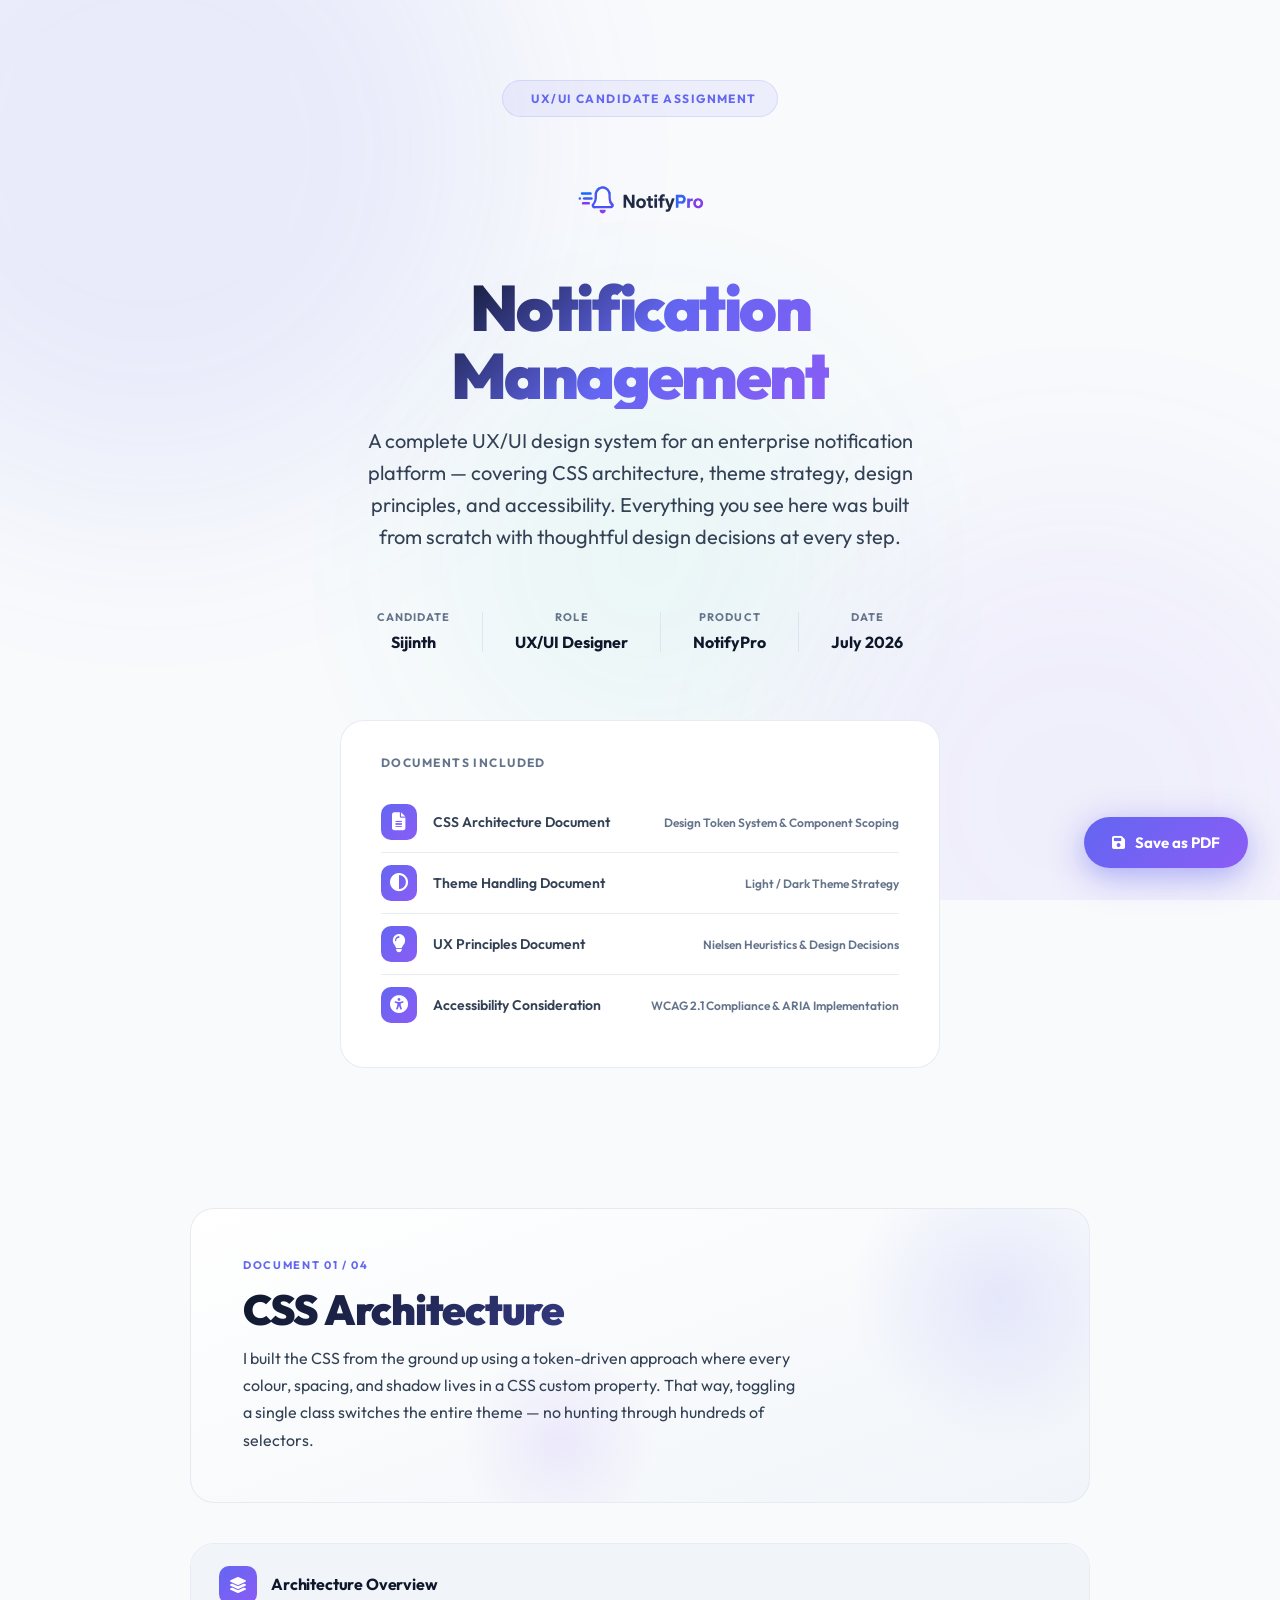
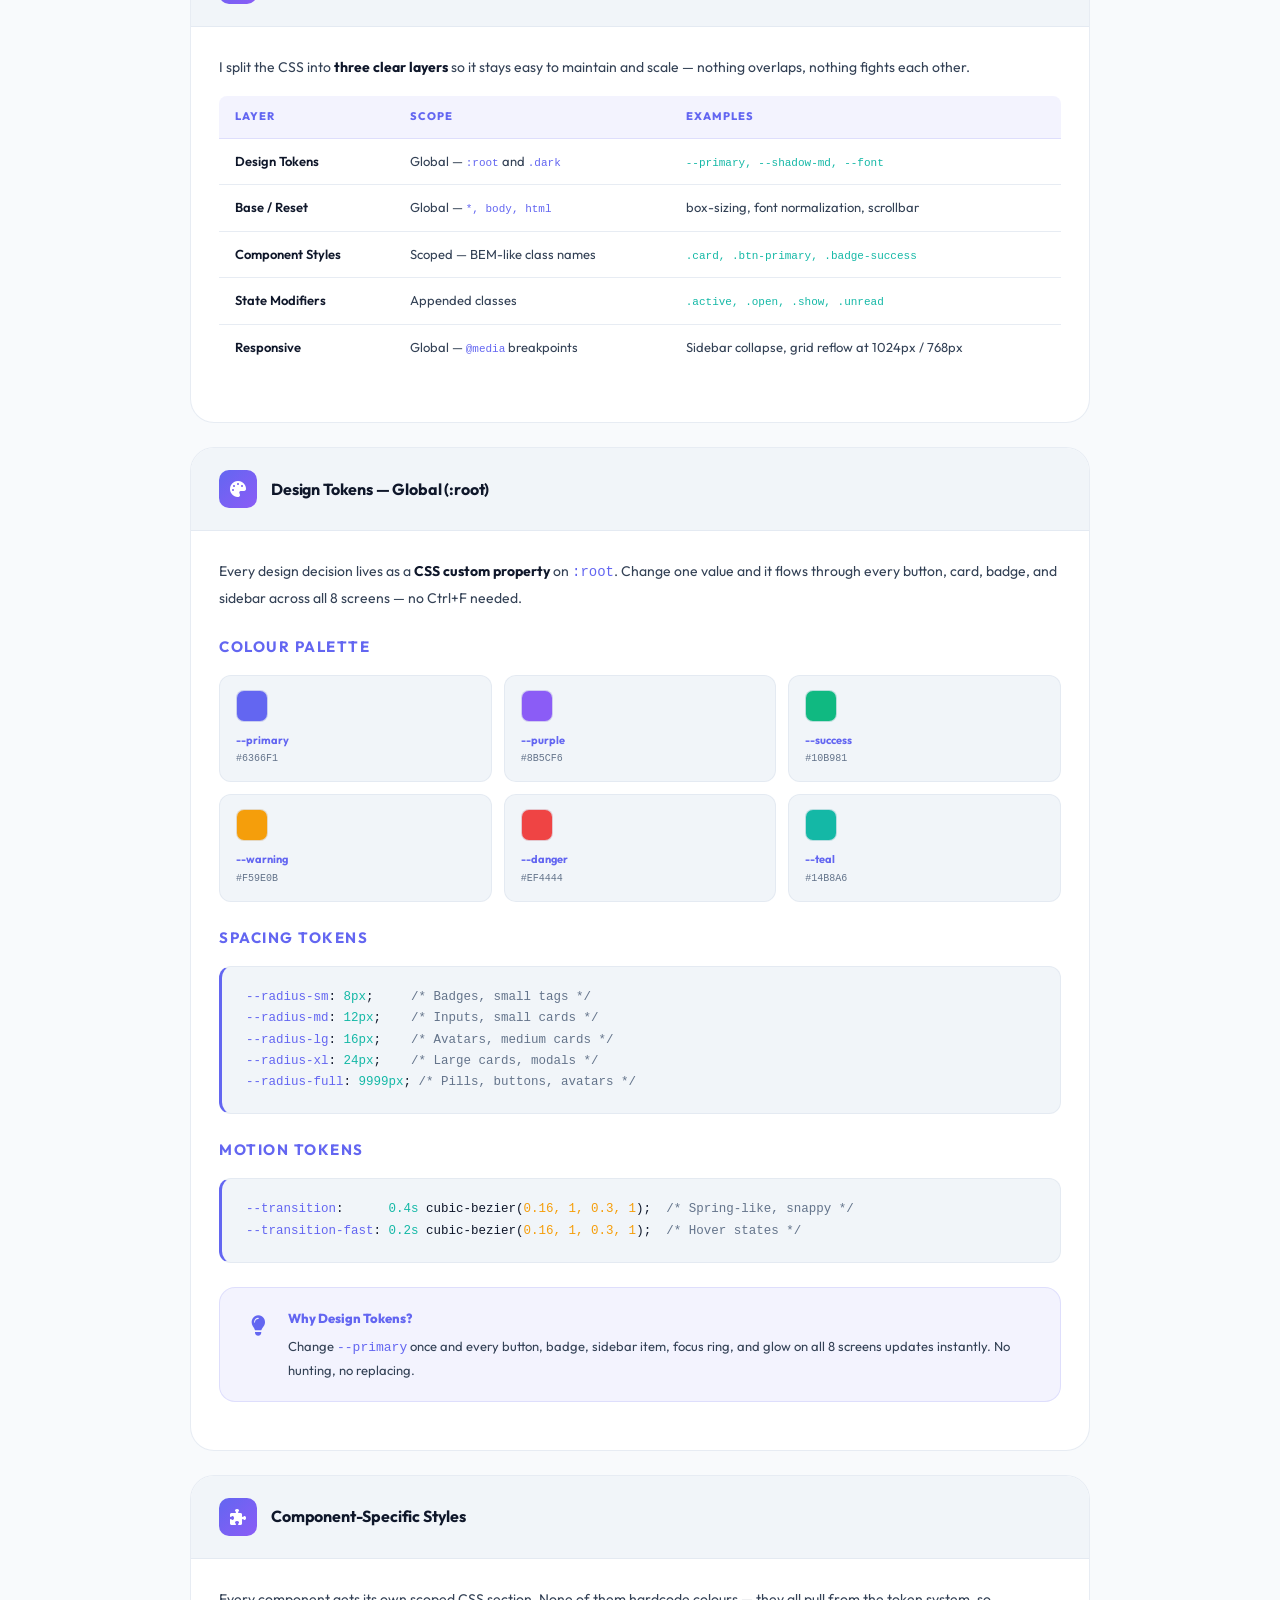
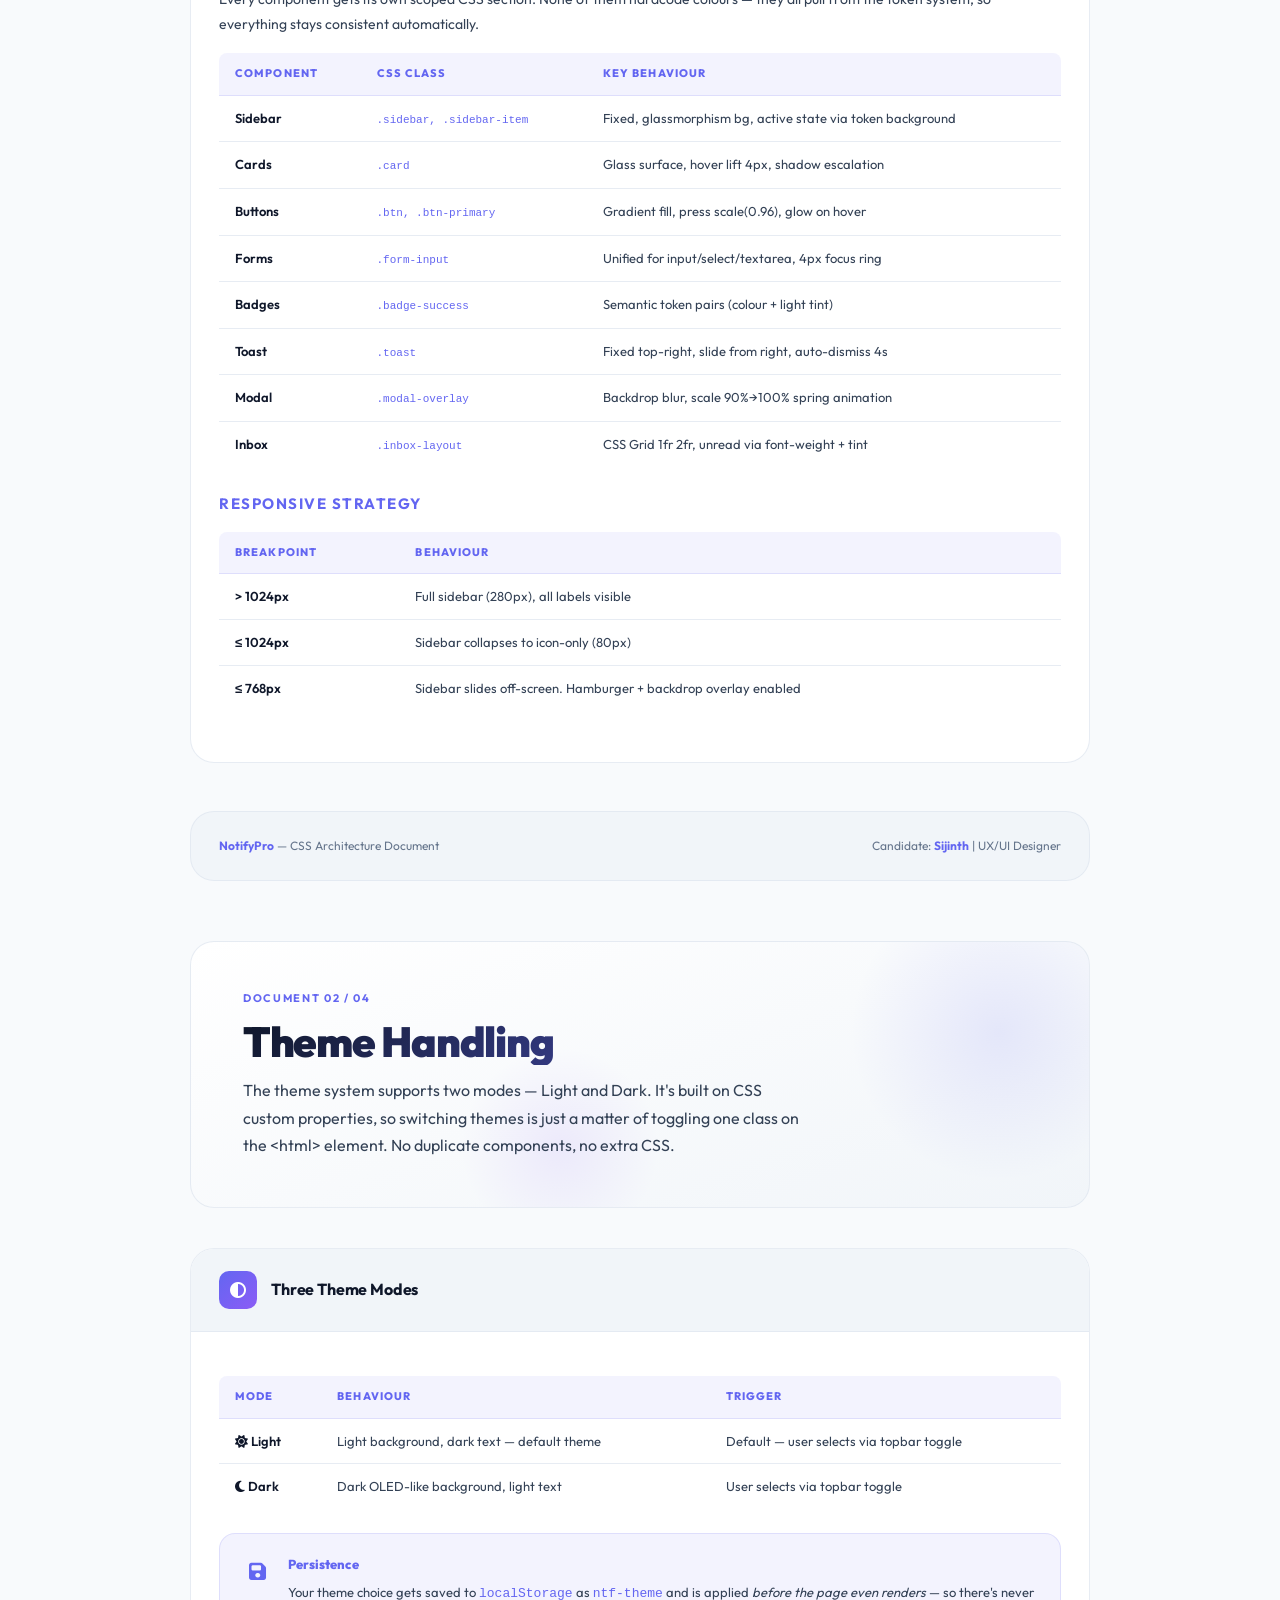
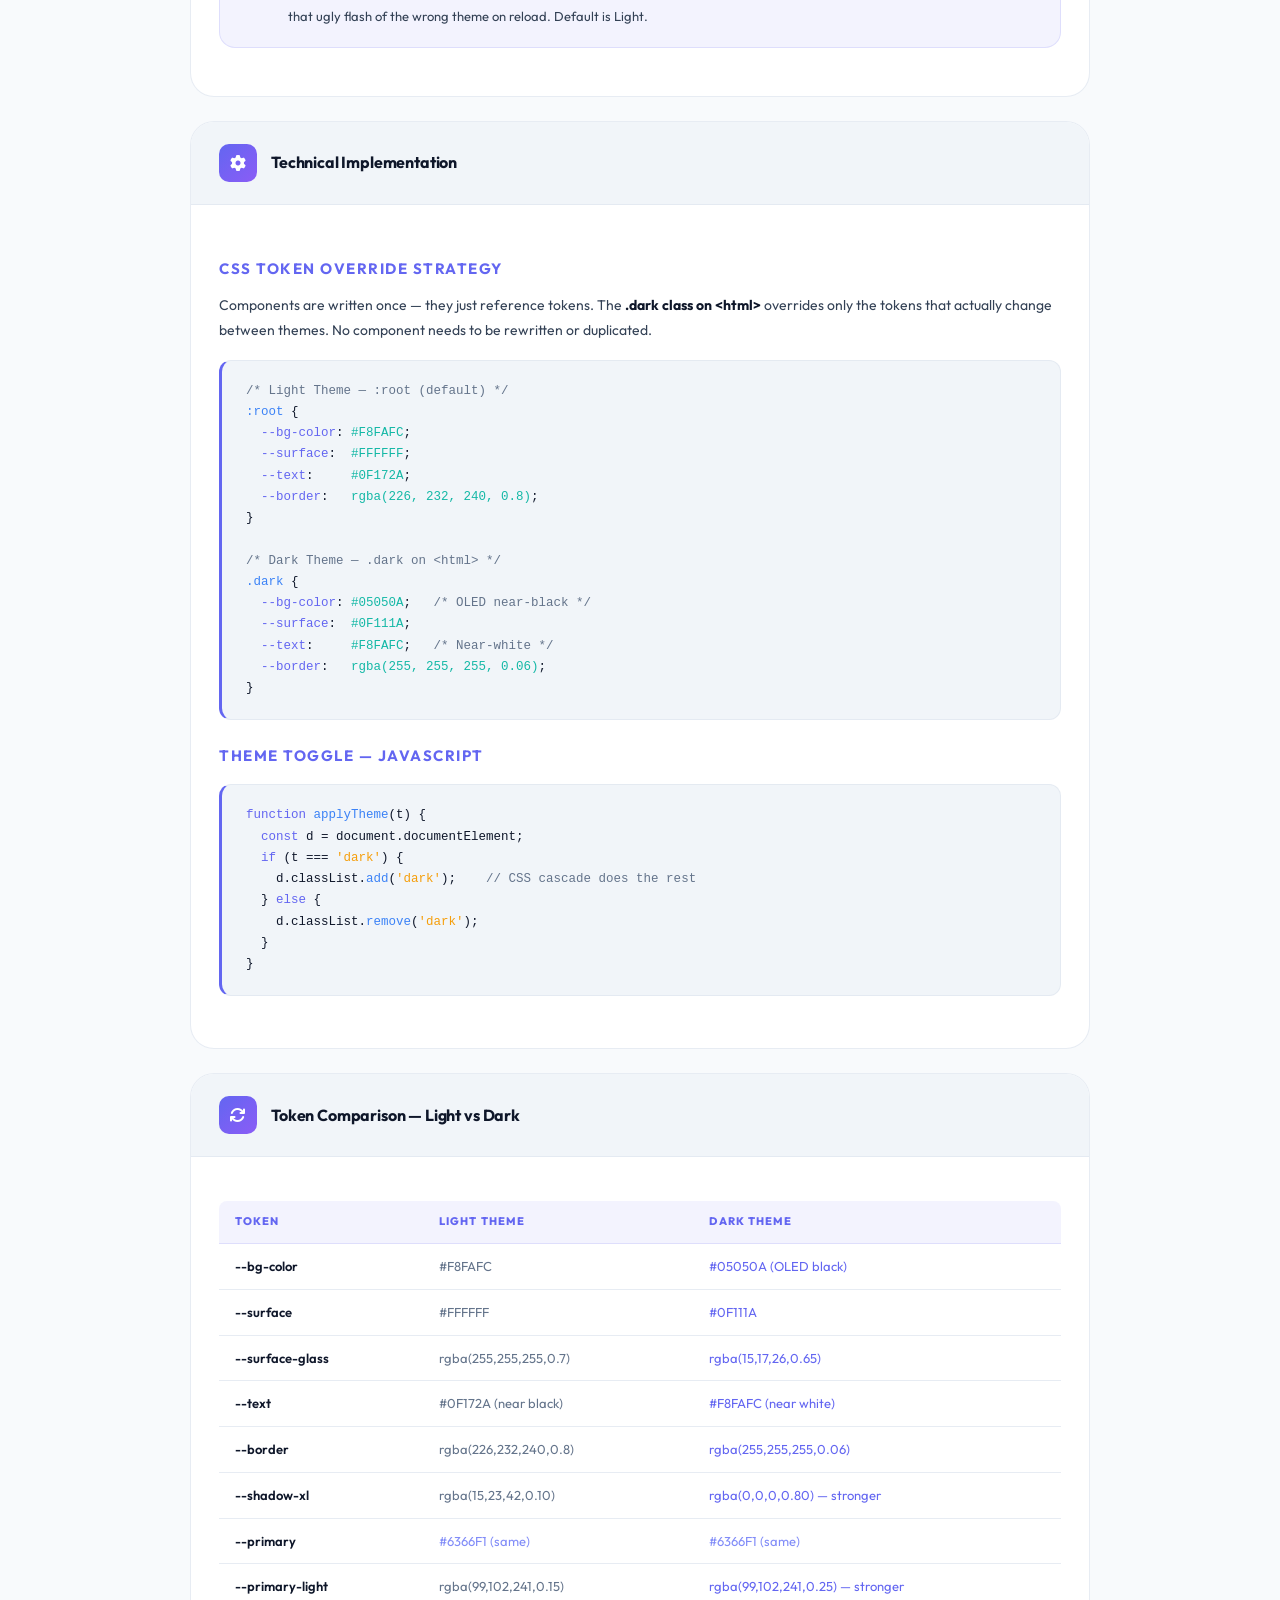
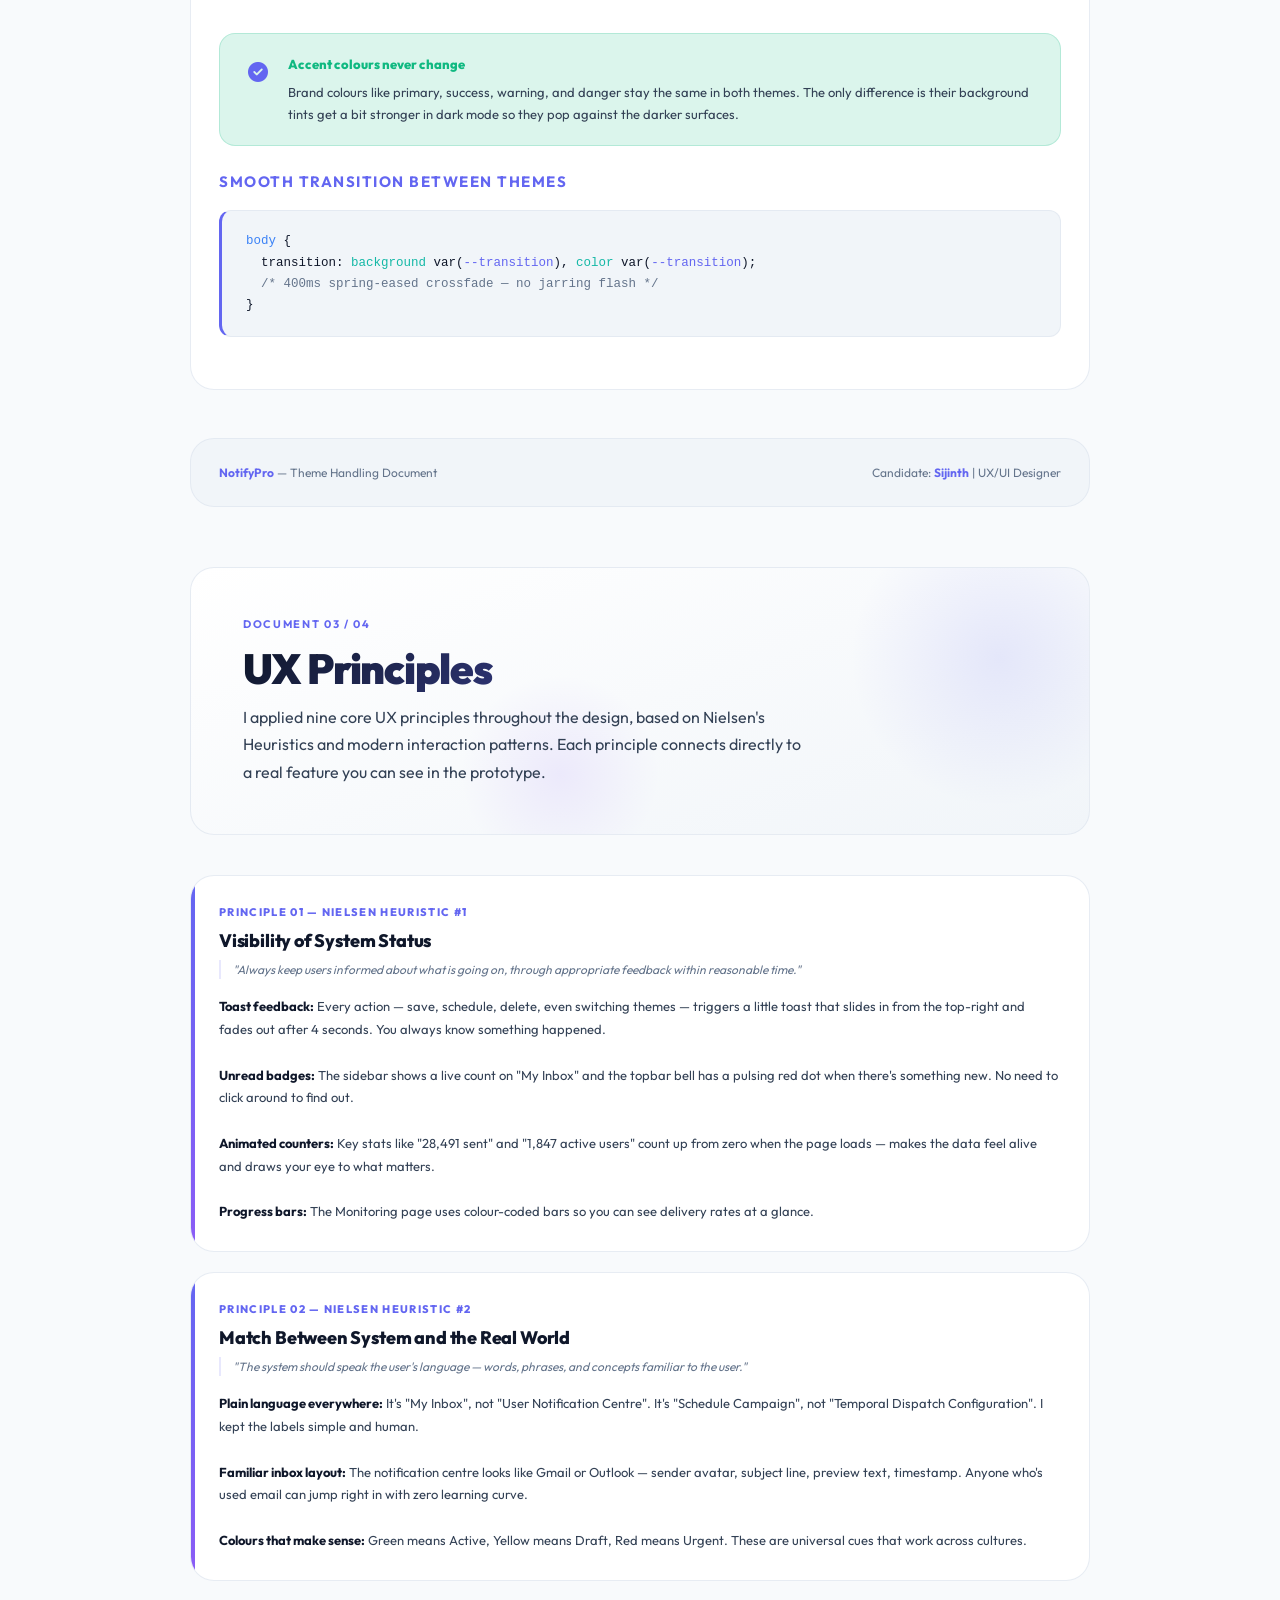
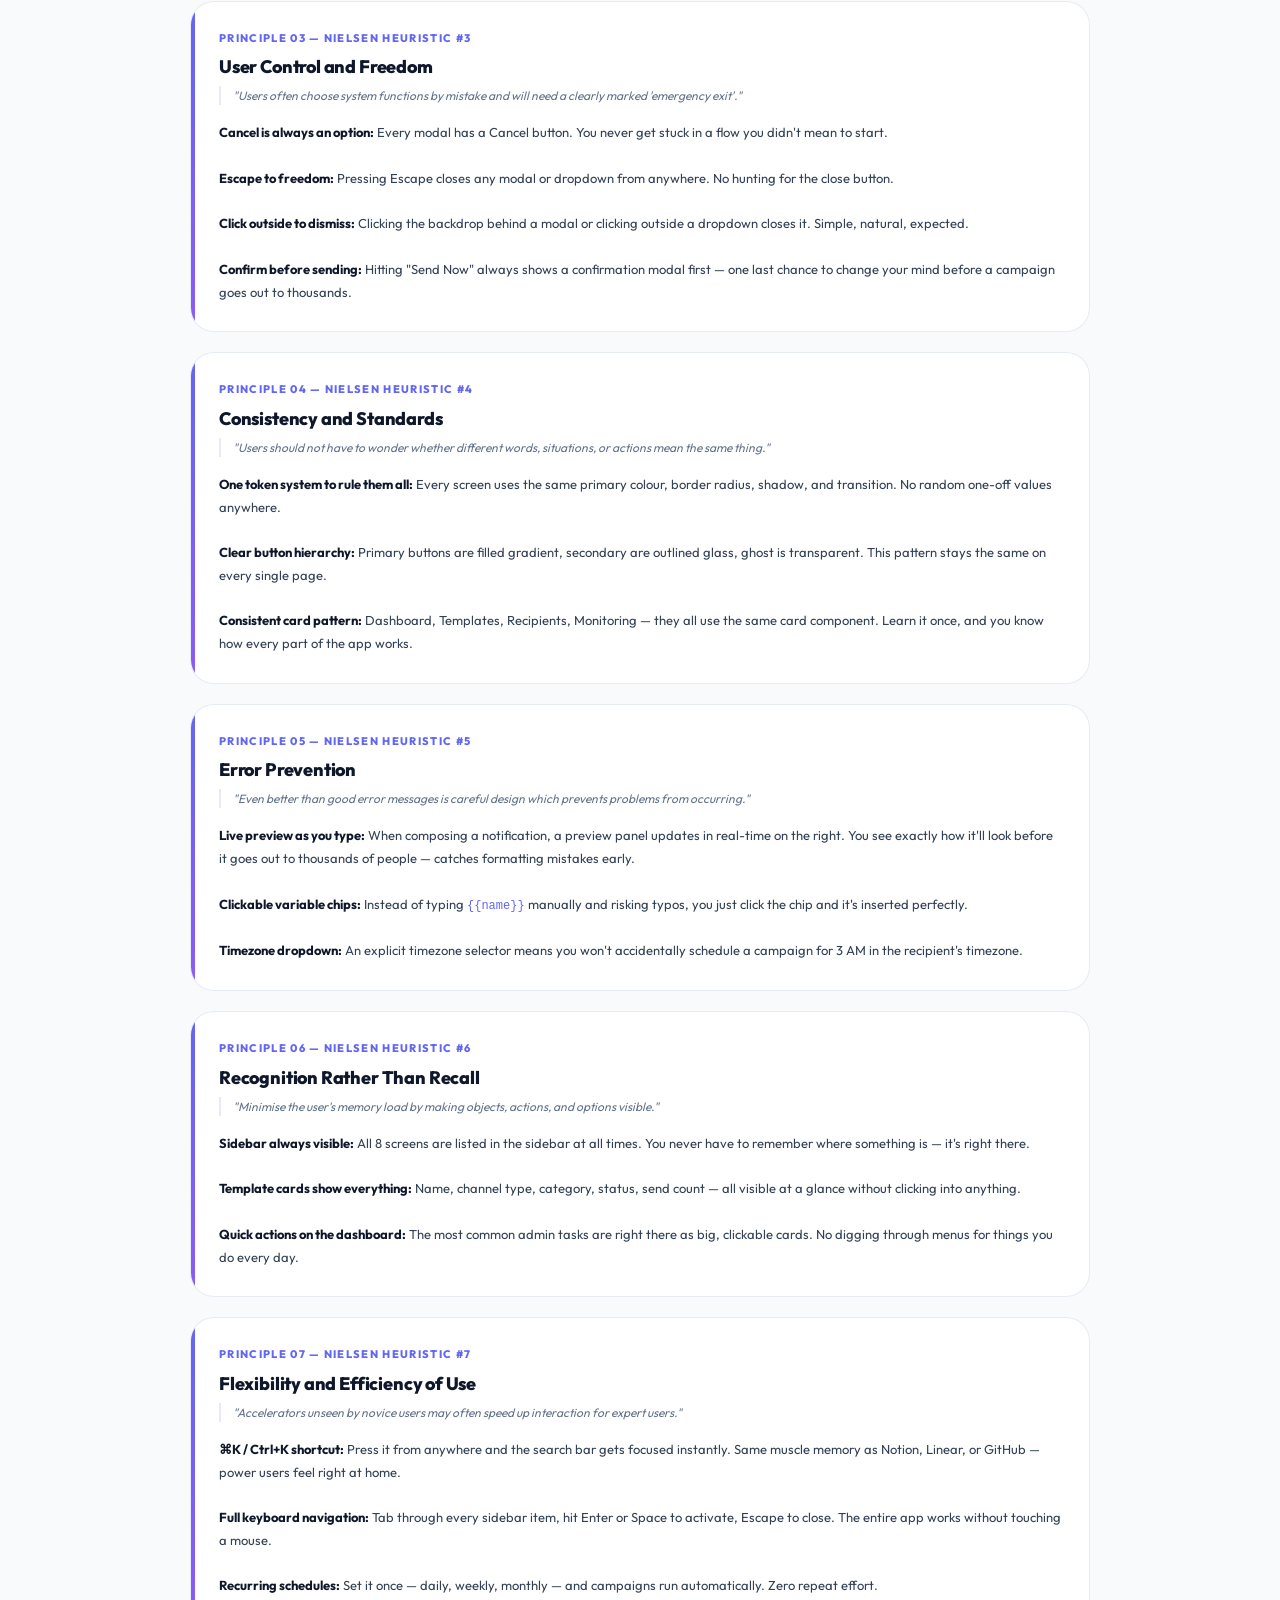
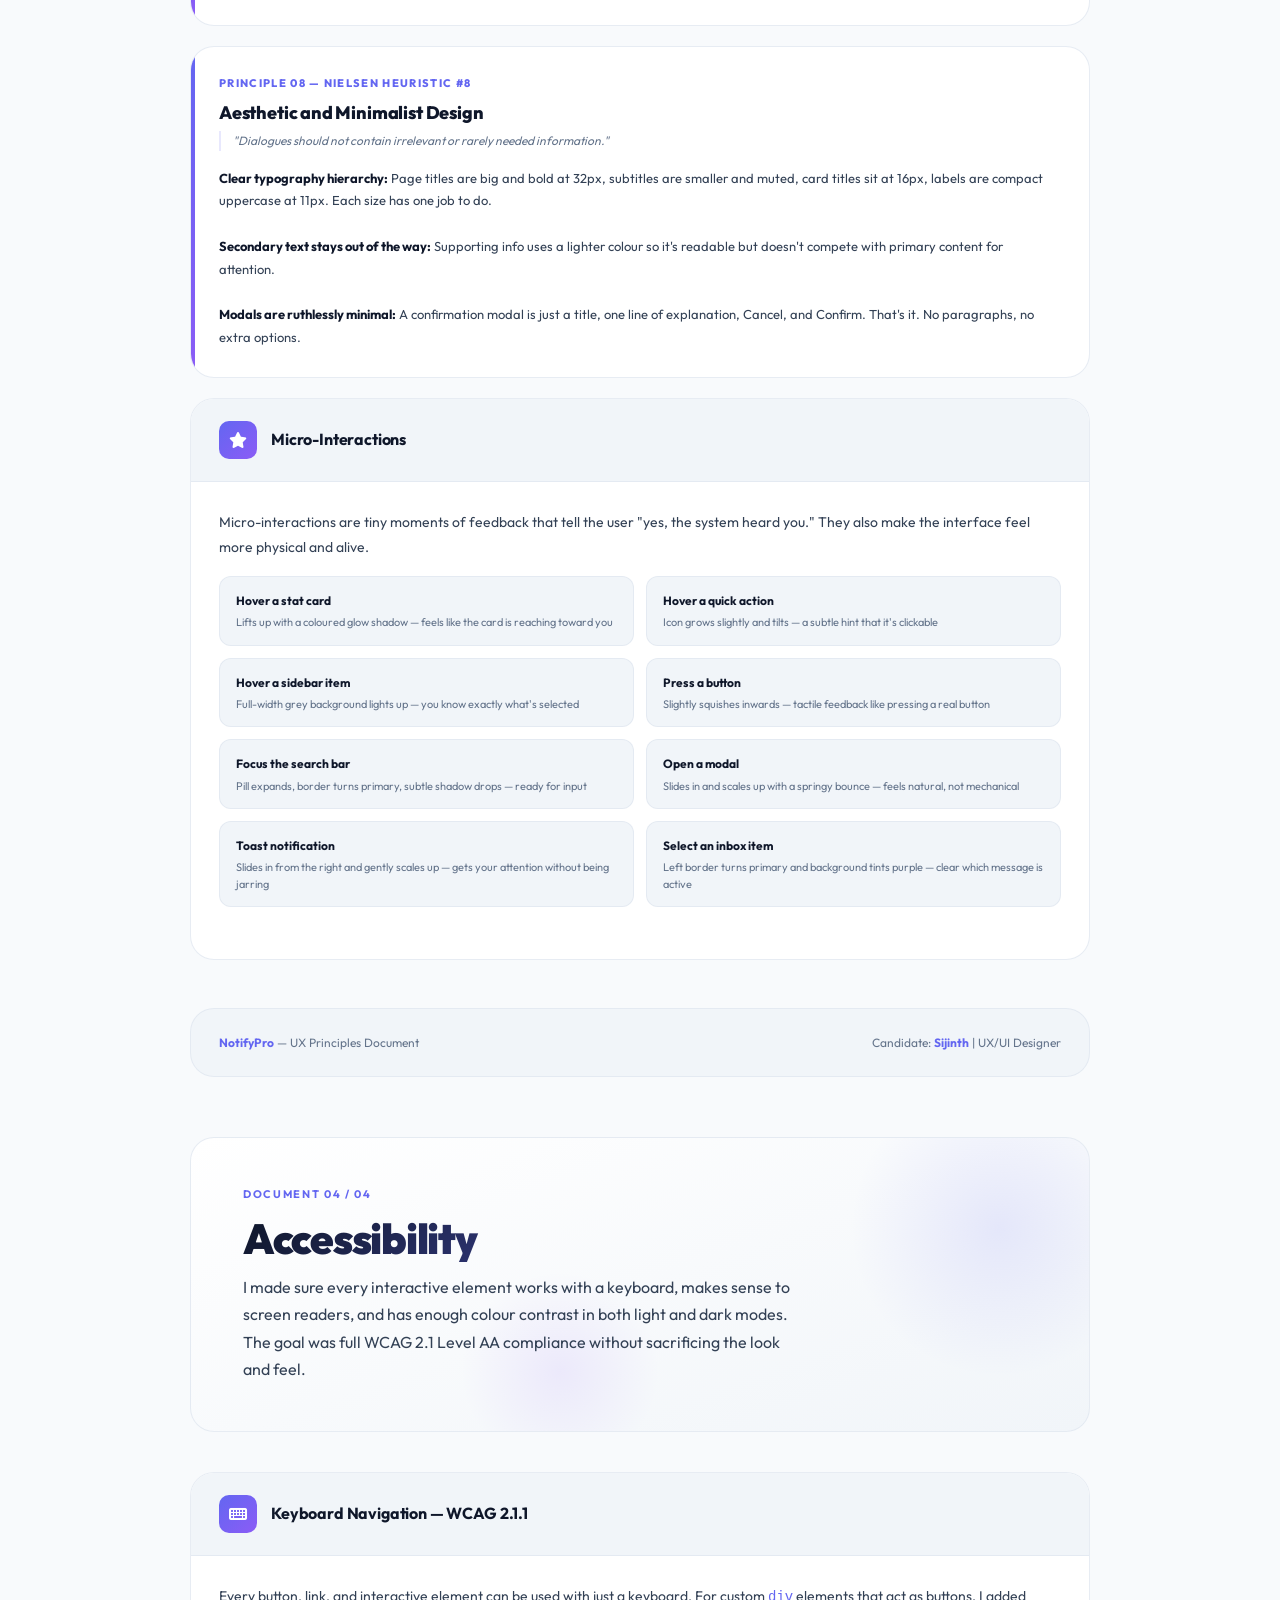
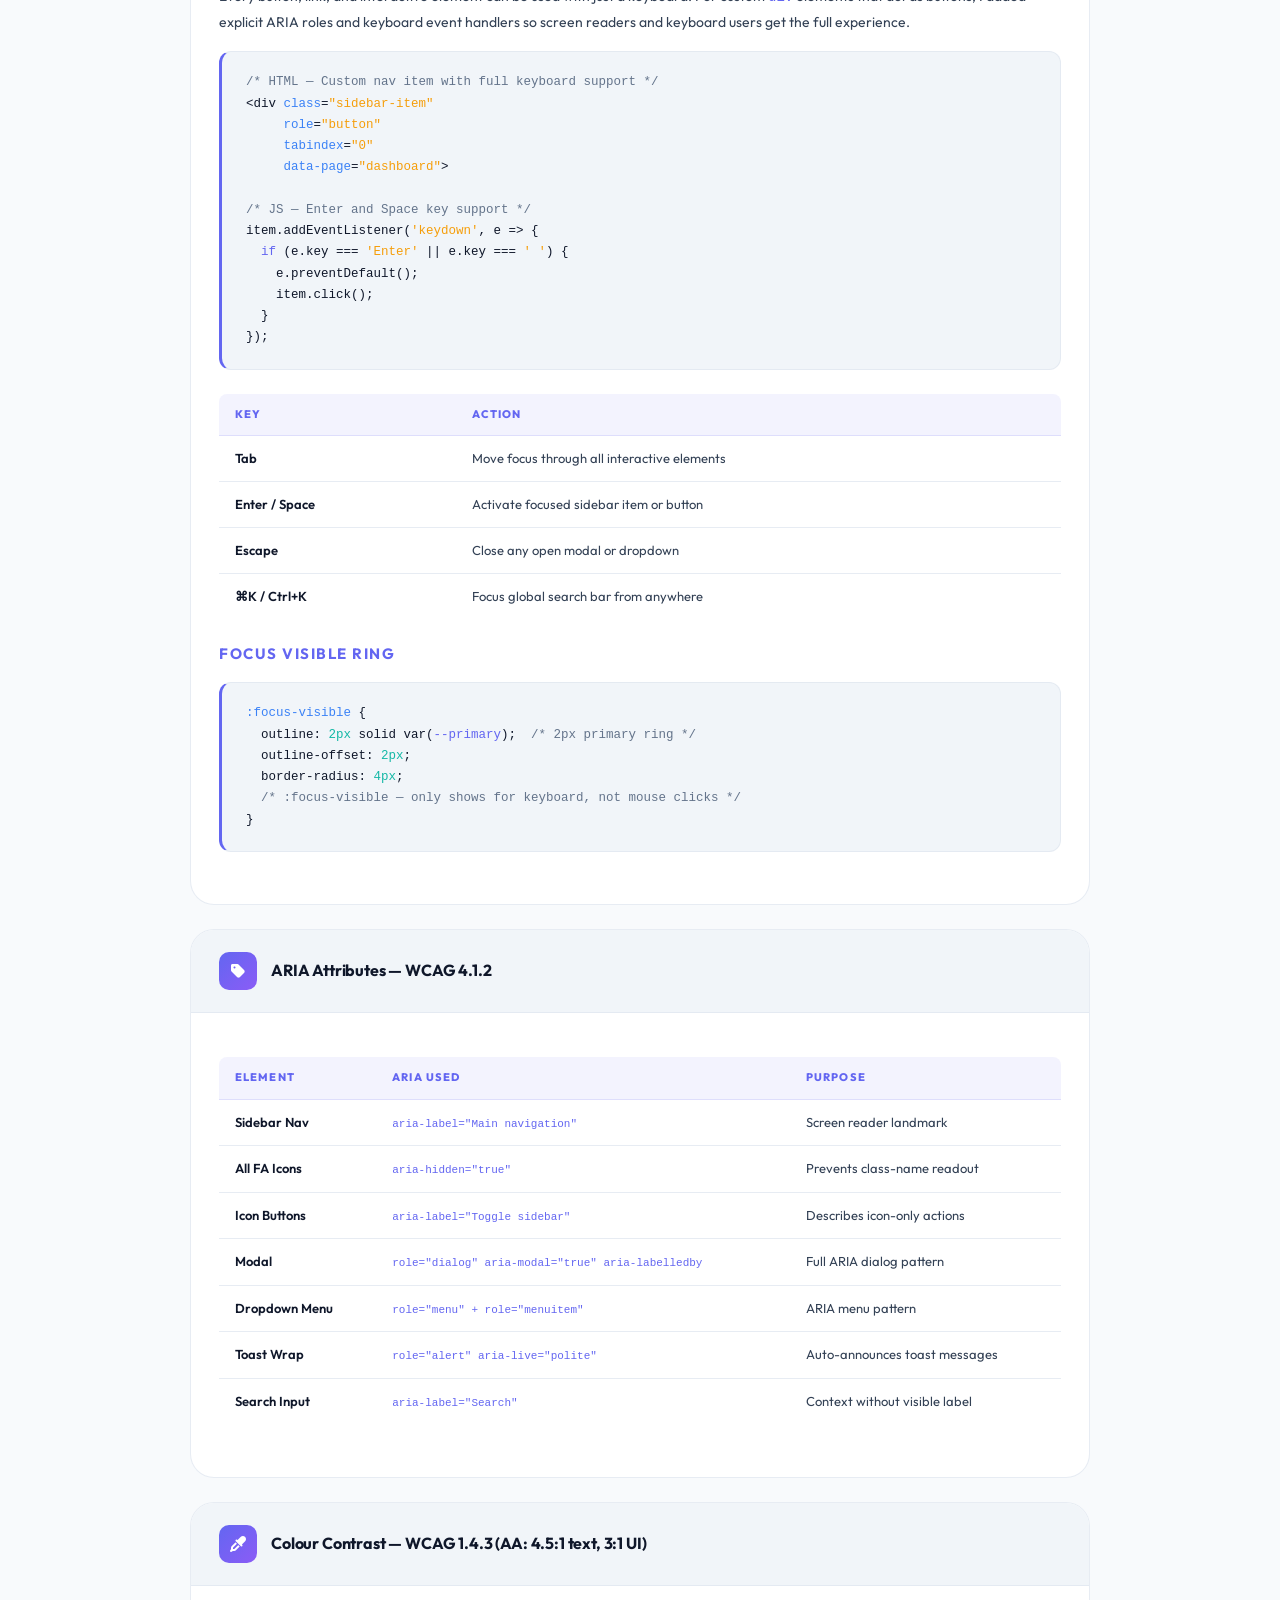
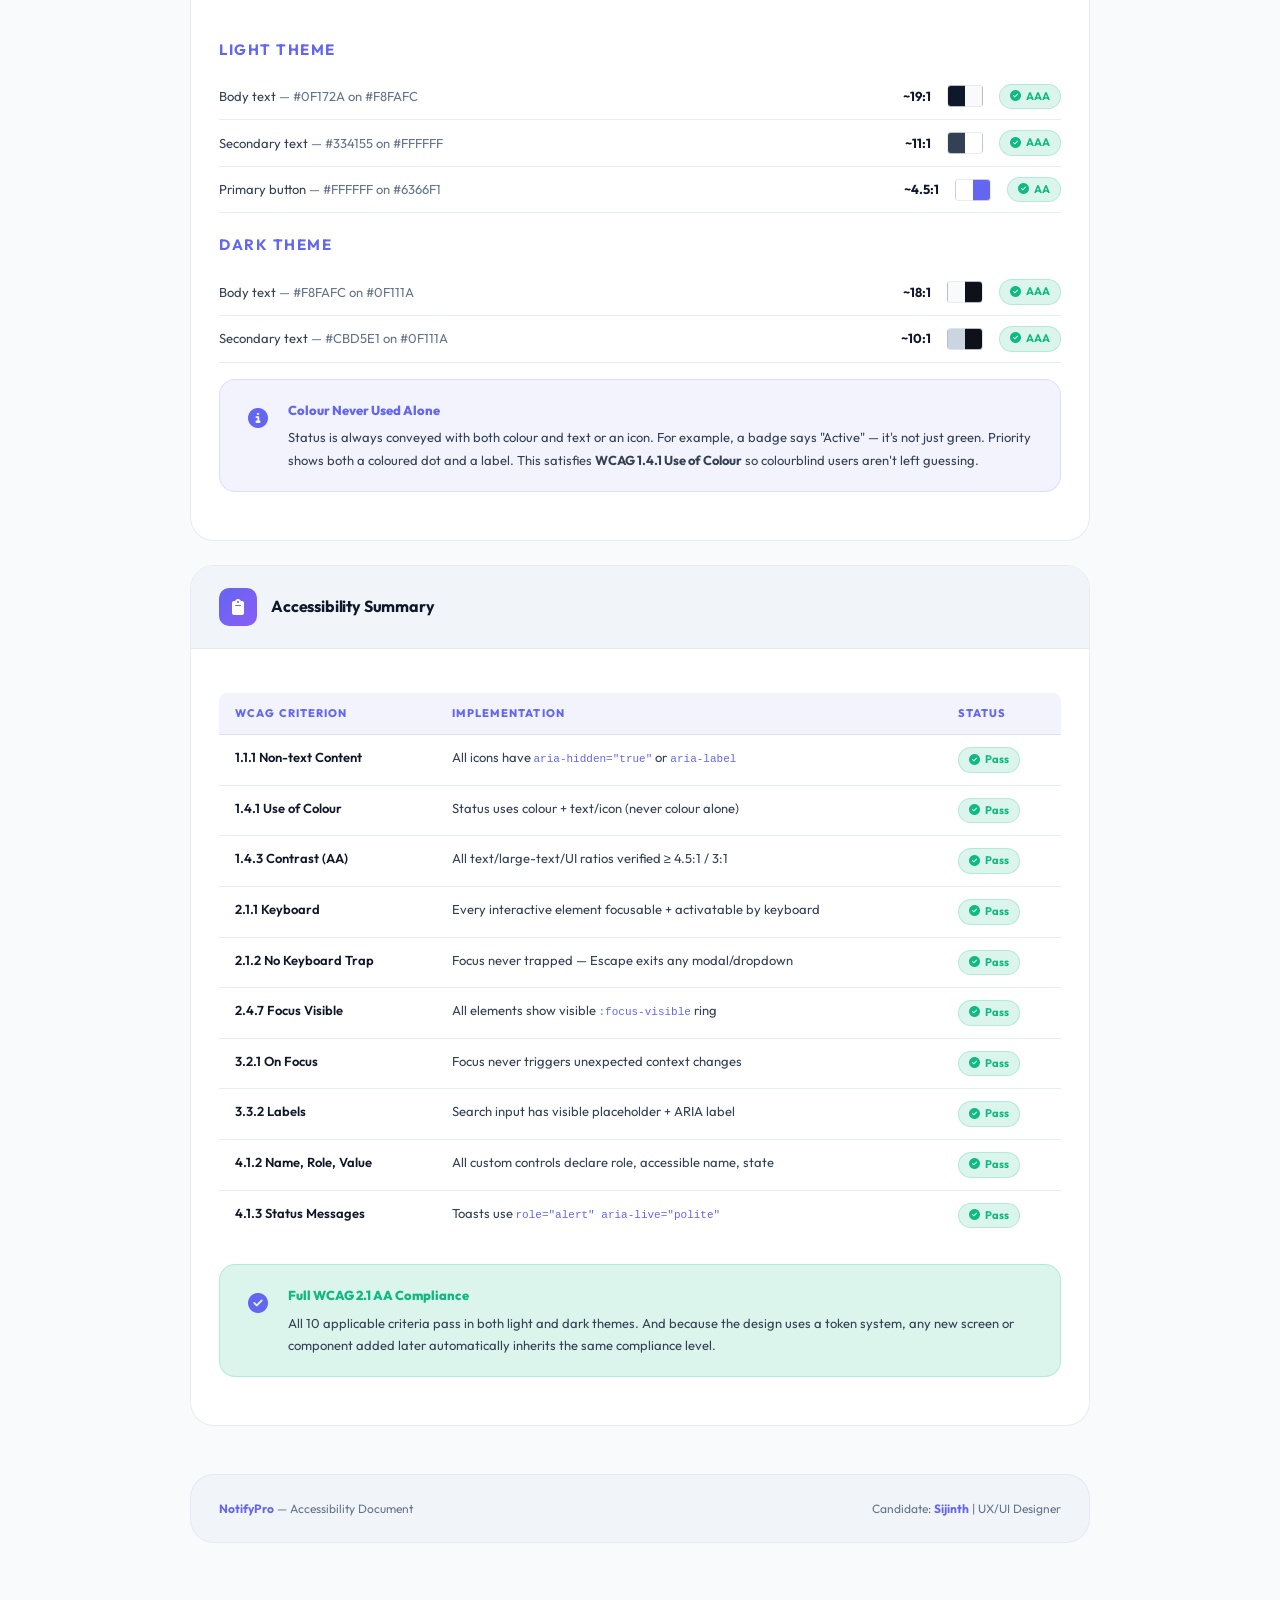
<file: NotifyPro_Assignment_Documents.html>
<!DOCTYPE html>
<html lang="en">
<head>
<meta charset="UTF-8"/>
<meta name="viewport" content="width=device-width, initial-scale=1.0"/>
<title>UX Assignment — Notification Management | Sijinth</title>
<link href="https://fonts.googleapis.com/css2?family=Outfit:wght@300;400;500;600;700;800;900&display=swap" rel="stylesheet"/>
<link href="https://cdnjs.cloudflare.com/ajax/libs/font-awesome/6.5.2/css/all.min.css" rel="stylesheet"/>
<style>
/* ===== DESIGN TOKENS (Light — Dashboard System) ===== */
:root {
  --primary: #6366F1;
  --primary-hover: #4F46E5;
  --primary-light: rgba(99, 102, 241, 0.15);
  --primary-subtle: rgba(99, 102, 241, 0.08);
  --primary-glow: rgba(99, 102, 241, 0.4);
  --purple: #8B5CF6;
  --teal: #14B8A6;
  --success: #10B981;
  --success-light: rgba(16, 185, 129, 0.15);
  --warning: #F59E0B;
  --warning-light: rgba(245, 158, 11, 0.15);
  --danger: #EF4444;
  --danger-light: rgba(239, 68, 68, 0.15);
  --info: #3B82F6;
  --orange: #F97316;

  --bg-color: #F8FAFC;
  --surface: #FFFFFF;
  --surface-2: #F1F5F9;
  --surface-3: #E2E8F0;
  --surface-glass: rgba(255, 255, 255, 0.7);
  --border: rgba(226, 232, 240, 0.8);
  --border-2: rgba(203, 213, 225, 0.5);
  --text: #0F172A;
  --text-2: #334155;
  --text-3: #64748B;
  --text-inverse: #FFFFFF;
  --font: 'Outfit', -apple-system, sans-serif;
  --grad-primary: linear-gradient(135deg, #6366F1, #8B5CF6);
  --grad-teal: linear-gradient(135deg, #14B8A6, #6366F1);
  --grad-dark: linear-gradient(160deg, #FFFFFF 0%, #F1F5F9 100%);
  --shadow-glow: 0 0 40px rgba(99,102,241,0.2);
  --r-sm: 8px;
  --r-md: 12px;
  --r-lg: 16px;
  --r-xl: 24px;
}

*, *::before, *::after { margin: 0; padding: 0; box-sizing: border-box; }
html { font-size: 16px; -webkit-font-smoothing: antialiased; }
body {
  font-family: var(--font);
  background: var(--bg-color);
  color: var(--text);
  line-height: 1.6;
}
a { color: var(--primary); text-decoration: none; }

.page-wrap { width: 900px; margin: 0 auto; padding: 0 0 80px; }

.print-fab {
  position: fixed; bottom: 32px; right: 32px;
  background: var(--grad-primary); color: #fff; border: none;
  border-radius: 9999px; padding: 16px 28px;
  font-family: var(--font); font-size: 15px; font-weight: 700; cursor: pointer;
  display: flex; align-items: center; gap: 10px;
  box-shadow: 0 8px 32px rgba(99,102,241,0.5);
  transition: all 0.3s; z-index: 999;
}
.print-fab:hover { transform: translateY(-3px); box-shadow: 0 16px 48px rgba(99,102,241,0.6); }

.ambient {
  position: fixed; inset: 0; z-index: -1; overflow: hidden; pointer-events: none;
}
.blob {
  position: absolute; border-radius: 50%; filter: blur(100px); opacity: 0.5;
  animation: float 20s infinite ease-in-out alternate;
}
.blob-1 { width: 700px; height: 700px; background: rgba(99,102,241,0.2); top: -200px; left: -200px; }
.blob-2 { width: 600px; height: 600px; background: rgba(139,92,246,0.15); bottom: -200px; right: -100px; animation-delay: -8s; }
.blob-3 { width: 400px; height: 400px; background: rgba(20,184,166,0.12); top: 40%; left: 35%; animation-delay: -14s; }
@keyframes float {
  0% { transform: translate(0,0) scale(1); }
  50% { transform: translate(30px, 50px) scale(1.08); }
  100% { transform: translate(-20px,-30px) scale(0.95); }
}

.cover {
  min-height: 100vh; display: flex; flex-direction: column; align-items: center;
  justify-content: center; padding: 80px 60px; position: relative;
  text-align: center; page-break-after: always;
}
.cover-badge {
  display: inline-flex; align-items: center; gap: 8px;
  background: var(--primary-subtle); border: 1px solid var(--primary-light);
  border-radius: 9999px; padding: 8px 20px; font-size: 12px; font-weight: 700;
  color: var(--primary); text-transform: uppercase; letter-spacing: 0.12em; margin-bottom: 40px;
}
.cover-logo {
  width: 200px; margin: 0 auto 32px;
}
.cover-logo img { width: 100%; height: auto; display: block; }
.cover-title {
  font-size: 64px; font-weight: 900; line-height: 1.05; letter-spacing: -0.04em; margin-bottom: 16px;
  background: linear-gradient(135deg, #0F172A 0%, #6366F1 50%, #8B5CF6 100%);
  -webkit-background-clip: text; -webkit-text-fill-color: transparent; background-clip: text;
}
.cover-sub {
  font-size: 20px; color: var(--text-2); font-weight: 400; margin-bottom: 56px; max-width: 560px;
}
.cover-meta { display: flex; gap: 32px; justify-content: center; flex-wrap: wrap; margin-bottom: 64px; }
.cover-meta-item { display: flex; flex-direction: column; align-items: center; gap: 4px; }
.cover-meta-label { font-size: 11px; font-weight: 700; color: var(--text-3); text-transform: uppercase; letter-spacing: 0.1em; }
.cover-meta-value { font-size: 16px; font-weight: 700; color: var(--text); }
.cover-divider { width: 1px; height: 40px; background: var(--border-2); align-self: center; }
.cover-toc {
  background: var(--surface); border: 1px solid var(--border); border-radius: var(--r-xl);
  padding: 32px 40px; width: 100%; max-width: 600px; text-align: left;
  box-shadow: var(--shadow-sm);
}
.cover-toc-title { font-size: 12px; font-weight: 700; color: var(--text-3); text-transform: uppercase; letter-spacing: 0.12em; margin-bottom: 20px; }
.cover-toc-item { display: flex; align-items: center; gap: 16px; padding: 12px 0; border-bottom: 1px solid var(--border); }
.cover-toc-item:last-child { border-bottom: none; }
.cover-toc-num {
  width: 36px; height: 36px; border-radius: 10px; background: var(--grad-primary);
  display: flex; align-items: center; justify-content: center;
  font-size: 18px; color: #fff; flex-shrink: 0;
}
.cover-toc-text { font-size: 14px; font-weight: 600; color: var(--text-2); flex: 1; }
.cover-toc-pg { font-size: 12px; color: var(--text-3); font-weight: 600; }

.doc-section { page-break-before: always; padding: 60px 0 0; }

.section-hero {
  background: var(--grad-dark); border: 1px solid var(--border);
  border-radius: var(--r-xl); padding: 48px 52px; margin-bottom: 40px;
  position: relative; overflow: hidden;
}
.section-hero::before {
  content: ''; position: absolute; top: -60px; right: -60px;
  width: 300px; height: 300px;
  background: radial-gradient(circle, rgba(99,102,241,0.12) 0%, transparent 70%);
  border-radius: 50%;
}
.section-hero::after {
  content: ''; position: absolute; bottom: -40px; left: 30%;
  width: 200px; height: 200px;
  background: radial-gradient(circle, rgba(139,92,246,0.1) 0%, transparent 70%);
  border-radius: 50%;
}
.section-num { font-size: 11px; font-weight: 700; color: var(--primary); text-transform: uppercase; letter-spacing: 0.15em; margin-bottom: 12px; display: block; }
.section-title {
  font-size: 42px; font-weight: 900; letter-spacing: -0.03em; line-height: 1.1; margin-bottom: 12px;
  background: linear-gradient(135deg, #0F172A 0%, #6366F1 100%);
  -webkit-background-clip: text; -webkit-text-fill-color: transparent; background-clip: text;
  position: relative; z-index: 1;
}
.section-desc { font-size: 16px; color: var(--text-2); font-weight: 400; max-width: 560px; line-height: 1.7; position: relative; z-index: 1; }

.doc-card {
  background: var(--surface); border: 1px solid var(--border); border-radius: var(--r-xl);
  margin-bottom: 24px; overflow: hidden; box-shadow: var(--shadow-sm);
}
.doc-card-header {
  display: flex; align-items: center; gap: 14px;
  padding: 22px 28px; border-bottom: 1px solid var(--border);
  background: var(--surface-2);
}
.doc-card-icon {
  width: 38px; height: 38px; border-radius: 10px;
  background: var(--grad-primary); color: #fff;
  display: flex; align-items: center; justify-content: center; font-size: 16px; flex-shrink: 0;
}
.doc-card-title { font-size: 16px; font-weight: 700; color: var(--text); letter-spacing: -0.01em; }
.doc-card-body { padding: 28px; }

.h2 {
  font-size: 22px; font-weight: 800; color: var(--text); letter-spacing: -0.02em;
  margin: 32px 0 16px; display: flex; align-items: center; gap: 12px;
}
.h2::before {
  content: ''; display: block; width: 4px; height: 22px;
  background: var(--grad-primary); border-radius: 4px; flex-shrink: 0;
}
.h3 {
  font-size: 15px; font-weight: 700; color: var(--primary); text-transform: uppercase;
  letter-spacing: 0.1em; margin: 24px 0 12px;
}
.body-text { font-size: 14px; color: var(--text-2); line-height: 1.8; margin-bottom: 16px; }
.body-text strong { color: var(--text); font-weight: 700; }

.code-block {
  background: var(--surface-2); border: 1px solid var(--border);
  border-left: 3px solid var(--primary); border-radius: var(--r-md);
  padding: 20px 24px; font-family: 'Fira Code', 'Cascadia Code', 'Consolas', monospace;
  font-size: 12.5px; line-height: 1.7; color: var(--text); overflow-x: auto; margin: 16px 0 24px; white-space: pre;
}
.code-comment { color: var(--text-3); }
.code-key { color: var(--primary); }
.code-val { color: var(--teal); }
.code-str { color: var(--warning); }
.code-attr { color: var(--info); }
.code-tag { color: var(--pink); }

.doc-table { width: 100%; border-collapse: separate; border-spacing: 0; margin: 16px 0 24px; font-size: 13px; }
.doc-table thead tr { background: var(--primary-subtle); }
.doc-table thead th {
  padding: 12px 16px; text-align: left; font-size: 11px; font-weight: 800;
  color: var(--primary); text-transform: uppercase; letter-spacing: 0.1em;
  border-bottom: 1px solid var(--primary-light);
}
.doc-table thead th:first-child { border-radius: var(--r-sm) 0 0 0; }
.doc-table thead th:last-child { border-radius: 0 var(--r-sm) 0 0; }
.doc-table tbody td { padding: 12px 16px; color: var(--text-2); border-bottom: 1px solid var(--border); vertical-align: top; }
.doc-table tbody td:first-child { color: var(--text); font-weight: 600; }
.doc-table tbody tr:last-child td { border-bottom: none; }
.doc-table tbody tr:hover td { background: var(--primary-subtle); }

.badge {
  display: inline-flex; align-items: center; gap: 5px;
  padding: 3px 10px; border-radius: 9999px; font-size: 11px; font-weight: 700;
}
.badge-pass { background: var(--success-light); color: var(--success); border: 1px solid rgba(16,185,129,0.2); }
.badge-warn { background: var(--warning-light); color: var(--warning); border: 1px solid rgba(245,158,11,0.2); }
.badge-info { background: var(--primary-light); color: var(--primary); border: 1px solid rgba(99,102,241,0.2); }

.callout {
  border-radius: var(--r-lg); padding: 20px 24px; margin: 20px 0;
  display: flex; gap: 16px; align-items: flex-start;
}
.callout-icon { font-size: 20px; flex-shrink: 0; margin-top: 2px; width: 28px; text-align: center; color: var(--primary); }
.callout-body { flex: 1; }
.callout-title { font-size: 13px; font-weight: 800; margin-bottom: 6px; }
.callout-text { font-size: 13px; line-height: 1.7; color: var(--text-2); }
.callout-primary { background: var(--primary-subtle); border: 1px solid var(--primary-light); }
.callout-primary .callout-title { color: var(--primary); }
.callout-success { background: var(--success-light); border: 1px solid rgba(16,185,129,0.2); }
.callout-success .callout-title { color: var(--success); }
.callout-success .callout-text { color: var(--text-2); }
.callout-warning { background: var(--warning-light); border: 1px solid rgba(245,158,11,0.2); }
.callout-warning .callout-title { color: var(--warning); }

.doc-list { list-style: none; margin: 12px 0 20px; display: flex; flex-direction: column; gap: 10px; }
.doc-list li { display: flex; gap: 12px; align-items: flex-start; font-size: 14px; color: var(--text-2); line-height: 1.6; }
.doc-list li::before { content: ''; width: 6px; height: 6px; border-radius: 50%; background: var(--primary); flex-shrink: 0; margin-top: 8px; }
.doc-list li strong { color: var(--text); }

.token-grid { display: grid; grid-template-columns: repeat(3, 1fr); gap: 12px; margin: 16px 0 24px; }
.token-item { background: var(--surface-2); border: 1px solid var(--border); border-radius: var(--r-md); padding: 14px 16px; }
.token-swatch { width: 32px; height: 32px; border-radius: var(--r-sm); margin-bottom: 10px; border: 1px solid var(--border); }
.token-name { font-size: 11px; font-weight: 700; color: var(--primary); margin-bottom: 2px; }
.token-val { font-size: 10px; color: var(--text-3); font-family: monospace; }

.principle-card {
  background: var(--surface); border: 1px solid var(--border); border-radius: var(--r-xl);
  padding: 28px; margin-bottom: 20px; position: relative; overflow: hidden;
  box-shadow: var(--shadow-sm);
}
.principle-card::before { content: ''; position: absolute; top: 0; left: 0; width: 4px; height: 100%; background: var(--grad-primary); }
.principle-num { font-size: 11px; font-weight: 800; color: var(--primary); text-transform: uppercase; letter-spacing: 0.12em; margin-bottom: 6px; display: block; }
.principle-name { font-size: 18px; font-weight: 800; color: var(--text); letter-spacing: -0.01em; margin-bottom: 4px; }
.principle-quote { font-size: 12px; font-style: italic; color: var(--text-3); margin-bottom: 16px; border-left: 2px solid var(--primary-light); padding-left: 12px; line-height: 1.6; }
.principle-body { font-size: 13px; color: var(--text-2); line-height: 1.75; }
.principle-body strong { color: var(--text); font-weight: 700; }

.wcag-grid { display: grid; grid-template-columns: 1fr 1fr; gap: 16px; margin: 16px 0 24px; }
.wcag-item { background: var(--surface-2); border: 1px solid var(--border); border-radius: var(--r-lg); padding: 18px 20px; }
.wcag-item-label { font-size: 11px; font-weight: 700; color: var(--text-3); text-transform: uppercase; letter-spacing: 0.1em; margin-bottom: 6px; }
.wcag-item-value { font-size: 14px; font-weight: 600; color: var(--text); margin-bottom: 4px; }
.wcag-item-note { font-size: 11px; color: var(--text-3); line-height: 1.5; }

.contrast-row { display: flex; align-items: center; gap: 16px; padding: 10px 0; border-bottom: 1px solid var(--border); font-size: 13px; }
.contrast-row:last-child { border-bottom: none; }
.contrast-label { flex: 1; color: var(--text-2); }
.contrast-ratio { font-weight: 700; color: var(--text); width: 60px; text-align: right; }
.contrast-swatch { width: 36px; height: 22px; border-radius: 4px; border: 1px solid var(--border); flex-shrink: 0; }

@media print {
  @page { size: A4; margin: 0; }
  body { background: #F8FAFC !important; -webkit-print-color-adjust: exact !important; print-color-adjust: exact !important; color-adjust: exact !important; }
  .print-fab, .ambient { display: none !important; }
  .cover { page-break-after: always; min-height: 100vh; }
  .doc-section { page-break-before: always; }
  .doc-card { break-inside: avoid; }
  .principle-card { break-inside: avoid; }
  .page-wrap { width: 100%; padding: 0 48px 48px; }
}

.section-divider { display: flex; align-items: center; gap: 16px; margin: 40px 0 32px; }
.section-divider-line { flex: 1; height: 1px; background: var(--border); }
.section-divider-text { font-size: 11px; font-weight: 700; color: var(--text-3); text-transform: uppercase; letter-spacing: 0.15em; }

.doc-footer {
  margin-top: 48px; padding: 24px 28px; background: var(--surface-2);
  border: 1px solid var(--border); border-radius: var(--r-xl);
  display: flex; align-items: center; justify-content: space-between;
  font-size: 12px; color: var(--text-3);
}
.doc-footer strong { color: var(--primary); }

.micro-grid { display: grid; grid-template-columns: 1fr 1fr; gap: 12px; margin: 16px 0 24px; }
.micro-item { background: var(--surface-2); border: 1px solid var(--border); border-radius: var(--r-md); padding: 14px 16px; }
.micro-trigger { font-size: 12px; font-weight: 700; color: var(--text); margin-bottom: 4px; }
.micro-effect { font-size: 11px; color: var(--text-3); line-height: 1.5; }

.fa-solid, .fa-brands { color: inherit; }
</style>
</head>
<body>

<div class="ambient">
  <div class="blob blob-1"></div>
  <div class="blob blob-2"></div>
  <div class="blob blob-3"></div>
</div>

<button class="print-fab" onclick="window.print()">
  <i aria-hidden="true" class="fa-solid fa-floppy-disk"></i> Save as PDF
</button>

<div class="page-wrap">

<!-- ============================================================ -->
<!-- COVER PAGE -->
<!-- ============================================================ -->
<div class="cover">
  <div class="cover-badge"><i aria-hidden="true" ></i> UX/UI Candidate Assignment</div>
  <div class="cover-logo">
    <img src="css/notifypro-logo.svg" alt="NotifyPro"/>
  </div>
  <h1 class="cover-title">Notification<br/>Management</h1>
  <p class="cover-sub">A complete UX/UI design system for an enterprise notification platform — covering CSS architecture, theme strategy, design principles, and accessibility. Everything you see here was built from scratch with thoughtful design decisions at every step.</p>
  <div class="cover-meta">
    <div class="cover-meta-item">
      <span class="cover-meta-label">Candidate</span>
      <span class="cover-meta-value">Sijinth</span>
    </div>
    <div class="cover-divider"></div>
    <div class="cover-meta-item">
      <span class="cover-meta-label">Role</span>
      <span class="cover-meta-value">UX/UI Designer</span>
    </div>
    <div class="cover-divider"></div>
    <div class="cover-meta-item">
      <span class="cover-meta-label">Product</span>
      <span class="cover-meta-value">NotifyPro</span>
    </div>
    <div class="cover-divider"></div>
    <div class="cover-meta-item">
      <span class="cover-meta-label">Date</span>
      <span class="cover-meta-value">July 2026</span>
    </div>
  </div>
  <div class="cover-toc">
    <div class="cover-toc-title">Documents Included</div>
    <div class="cover-toc-item">
      <div class="cover-toc-num"><i aria-hidden="true" class="fa-solid fa-file-lines"></i></div>
      <span class="cover-toc-text">CSS Architecture Document</span>
      <span class="cover-toc-pg">Design Token System &amp; Component Scoping</span>
    </div>
    <div class="cover-toc-item">
      <div class="cover-toc-num"><i aria-hidden="true" class="fa-solid fa-circle-half-stroke"></i></div>
      <span class="cover-toc-text">Theme Handling Document</span>
      <span class="cover-toc-pg">Light / Dark Theme Strategy</span>
    </div>
    <div class="cover-toc-item">
      <div class="cover-toc-num"><i aria-hidden="true" class="fa-solid fa-lightbulb"></i></div>
      <span class="cover-toc-text">UX Principles Document</span>
      <span class="cover-toc-pg">Nielsen Heuristics &amp; Design Decisions</span>
    </div>
    <div class="cover-toc-item">
      <div class="cover-toc-num"><i aria-hidden="true" class="fa-solid fa-universal-access"></i></div>
      <span class="cover-toc-text">Accessibility Consideration</span>
      <span class="cover-toc-pg">WCAG 2.1 Compliance &amp; ARIA Implementation</span>
    </div>
  </div>
</div>

<!-- ============================================================ -->
<!-- DOCUMENT 1 — CSS ARCHITECTURE -->
<!-- ============================================================ -->
<div class="doc-section">
  <div class="section-hero">
    <span class="section-num">Document 01 / 04</span>
    <div class="section-title">CSS Architecture</div>
    <p class="section-desc">I built the CSS from the ground up using a token-driven approach where every colour, spacing, and shadow lives in a CSS custom property. That way, toggling a single class switches the entire theme — no hunting through hundreds of selectors.</p>
  </div>

  <div class="doc-card">
    <div class="doc-card-header">
      <div class="doc-card-icon"><i aria-hidden="true" class="fa-solid fa-layer-group"></i></div>
      <div class="doc-card-title">Architecture Overview</div>
    </div>
    <div class="doc-card-body">
      <p class="body-text">I split the CSS into <strong>three clear layers</strong> so it stays easy to maintain and scale — nothing overlaps, nothing fights each other.</p>
      <table class="doc-table">
        <thead><tr><th>Layer</th><th>Scope</th><th>Examples</th></tr></thead>
        <tbody>
          <tr><td>Design Tokens</td><td>Global — <code style="color:var(--primary);font-size:11px">:root</code> and <code style="color:var(--primary);font-size:11px">.dark</code></td><td><code style="color:var(--teal);font-size:11px">--primary, --shadow-md, --font</code></td></tr>
          <tr><td>Base / Reset</td><td>Global — <code style="color:var(--primary);font-size:11px">*, body, html</code></td><td>box-sizing, font normalization, scrollbar</td></tr>
          <tr><td>Component Styles</td><td>Scoped — BEM-like class names</td><td><code style="color:var(--teal);font-size:11px">.card, .btn-primary, .badge-success</code></td></tr>
          <tr><td>State Modifiers</td><td>Appended classes</td><td><code style="color:var(--teal);font-size:11px">.active, .open, .show, .unread</code></td></tr>
          <tr><td>Responsive</td><td>Global — <code style="color:var(--primary);font-size:11px">@media</code> breakpoints</td><td>Sidebar collapse, grid reflow at 1024px / 768px</td></tr>
        </tbody>
      </table>
    </div>
  </div>

  <div class="doc-card">
    <div class="doc-card-header">
      <div class="doc-card-icon"><i aria-hidden="true" class="fa-solid fa-palette"></i></div>
      <div class="doc-card-title">Design Tokens — Global (:root)</div>
    </div>
    <div class="doc-card-body">
      <p class="body-text">Every design decision lives as a <strong>CSS custom property</strong> on <code style="color:var(--primary)">:root</code>. Change one value and it flows through every button, card, badge, and sidebar across all 8 screens — no Ctrl+F needed.</p>
      <div class="h3">Colour Palette</div>
      <div class="token-grid">
        <div class="token-item"><div class="token-swatch" style="background:#6366F1"></div><div class="token-name">--primary</div><div class="token-val">#6366F1</div></div>
        <div class="token-item"><div class="token-swatch" style="background:#8B5CF6"></div><div class="token-name">--purple</div><div class="token-val">#8B5CF6</div></div>
        <div class="token-item"><div class="token-swatch" style="background:#10B981"></div><div class="token-name">--success</div><div class="token-val">#10B981</div></div>
        <div class="token-item"><div class="token-swatch" style="background:#F59E0B"></div><div class="token-name">--warning</div><div class="token-val">#F59E0B</div></div>
        <div class="token-item"><div class="token-swatch" style="background:#EF4444"></div><div class="token-name">--danger</div><div class="token-val">#EF4444</div></div>
        <div class="token-item"><div class="token-swatch" style="background:#14B8A6"></div><div class="token-name">--teal</div><div class="token-val">#14B8A6</div></div>
      </div>
      <div class="h3">Spacing Tokens</div>
      <div class="code-block"><span class="code-key">--radius-sm</span>: <span class="code-val">8px</span>;     <span class="code-comment">/* Badges, small tags */</span>
<span class="code-key">--radius-md</span>: <span class="code-val">12px</span>;    <span class="code-comment">/* Inputs, small cards */</span>
<span class="code-key">--radius-lg</span>: <span class="code-val">16px</span>;    <span class="code-comment">/* Avatars, medium cards */</span>
<span class="code-key">--radius-xl</span>: <span class="code-val">24px</span>;    <span class="code-comment">/* Large cards, modals */</span>
<span class="code-key">--radius-full</span>: <span class="code-val">9999px</span>; <span class="code-comment">/* Pills, buttons, avatars */</span></div>
      <div class="h3">Motion Tokens</div>
      <div class="code-block"><span class="code-key">--transition</span>:      <span class="code-val">0.4s</span> cubic-bezier(<span class="code-str">0.16, 1, 0.3, 1</span>);  <span class="code-comment">/* Spring-like, snappy */</span>
<span class="code-key">--transition-fast</span>: <span class="code-val">0.2s</span> cubic-bezier(<span class="code-str">0.16, 1, 0.3, 1</span>);  <span class="code-comment">/* Hover states */</span></div>
      <div class="callout callout-primary">
        <span class="callout-icon"><i aria-hidden="true" class="fa-solid fa-lightbulb"></i></span>
        <div class="callout-body">
          <div class="callout-title">Why Design Tokens?</div>
          <div class="callout-text">Change <code style="color:var(--primary)">--primary</code> once and every button, badge, sidebar item, focus ring, and glow on all 8 screens updates instantly. No hunting, no replacing.</div>
        </div>
      </div>
    </div>
  </div>

  <div class="doc-card">
    <div class="doc-card-header">
      <div class="doc-card-icon"><i aria-hidden="true" class="fa-solid fa-puzzle-piece"></i></div>
      <div class="doc-card-title">Component-Specific Styles</div>
    </div>
    <div class="doc-card-body">
      <p class="body-text">Every component gets its own scoped CSS section. None of them hardcode colours — they all pull from the token system, so everything stays consistent automatically.</p>
      <table class="doc-table">
        <thead><tr><th>Component</th><th>CSS Class</th><th>Key Behaviour</th></tr></thead>
        <tbody>
          <tr><td>Sidebar</td><td><code style="color:var(--primary);font-size:11px">.sidebar, .sidebar-item</code></td><td>Fixed, glassmorphism bg, active state via token background</td></tr>
          <tr><td>Cards</td><td><code style="color:var(--primary);font-size:11px">.card</code></td><td>Glass surface, hover lift 4px, shadow escalation</td></tr>
          <tr><td>Buttons</td><td><code style="color:var(--primary);font-size:11px">.btn, .btn-primary</code></td><td>Gradient fill, press scale(0.96), glow on hover</td></tr>
          <tr><td>Forms</td><td><code style="color:var(--primary);font-size:11px">.form-input</code></td><td>Unified for input/select/textarea, 4px focus ring</td></tr>
          <tr><td>Badges</td><td><code style="color:var(--primary);font-size:11px">.badge-success</code></td><td>Semantic token pairs (colour + light tint)</td></tr>
          <tr><td>Toast</td><td><code style="color:var(--primary);font-size:11px">.toast</code></td><td>Fixed top-right, slide from right, auto-dismiss 4s</td></tr>
          <tr><td>Modal</td><td><code style="color:var(--primary);font-size:11px">.modal-overlay</code></td><td>Backdrop blur, scale 90%→100% spring animation</td></tr>
          <tr><td>Inbox</td><td><code style="color:var(--primary);font-size:11px">.inbox-layout</code></td><td>CSS Grid 1fr 2fr, unread via font-weight + tint</td></tr>
        </tbody>
      </table>
      <div class="h3">Responsive Strategy</div>
      <table class="doc-table">
        <thead><tr><th>Breakpoint</th><th>Behaviour</th></tr></thead>
        <tbody>
          <tr><td>&gt; 1024px</td><td>Full sidebar (280px), all labels visible</td></tr>
          <tr><td>≤ 1024px</td><td>Sidebar collapses to icon-only (80px)</td></tr>
          <tr><td>≤ 768px</td><td>Sidebar slides off-screen. Hamburger + backdrop overlay enabled</td></tr>
        </tbody>
      </table>
    </div>
  </div>

  <div class="doc-footer">
    <span><strong>NotifyPro</strong> — CSS Architecture Document</span>
    <span>Candidate: <strong>Sijinth</strong> | UX/UI Designer</span>
  </div>
</div>

<!-- ============================================================ -->
<!-- DOCUMENT 2 — THEME HANDLING -->
<!-- ============================================================ -->
<div class="doc-section">
  <div class="section-hero">
    <span class="section-num">Document 02 / 04</span>
    <div class="section-title">Theme Handling</div>
    <p class="section-desc">The theme system supports two modes — Light and Dark. It's built on CSS custom properties, so switching themes is just a matter of toggling one class on the &lt;html&gt; element. No duplicate components, no extra CSS.</p>
  </div>

  <div class="doc-card">
    <div class="doc-card-header">
      <div class="doc-card-icon"><i aria-hidden="true" class="fa-solid fa-circle-half-stroke"></i></div>
      <div class="doc-card-title">Three Theme Modes</div>
    </div>
    <div class="doc-card-body">
      <table class="doc-table">
        <thead><tr><th>Mode</th><th>Behaviour</th><th>Trigger</th></tr></thead>
        <tbody>
          <tr><td><i aria-hidden="true" class="fa-solid fa-sun"></i> Light</td><td>Light background, dark text — default theme</td><td>Default — user selects via topbar toggle</td></tr>
          <tr><td><i aria-hidden="true" class="fa-solid fa-moon"></i> Dark</td><td>Dark OLED-like background, light text</td><td>User selects via topbar toggle</td></tr>
        </tbody>
      </table>
      <div class="callout callout-primary">
        <span class="callout-icon"><i aria-hidden="true" class="fa-solid fa-floppy-disk"></i></span>
        <div class="callout-body">
          <div class="callout-title">Persistence</div>
          <div class="callout-text">Your theme choice gets saved to <code style="color:var(--primary)">localStorage</code> as <code style="color:var(--primary)">ntf-theme</code> and is applied <em>before the page even renders</em> — so there's never that ugly flash of the wrong theme on reload. Default is Light.</div>
        </div>
      </div>
    </div>
  </div>

  <div class="doc-card">
    <div class="doc-card-header">
      <div class="doc-card-icon"><i aria-hidden="true" class="fa-solid fa-gear"></i></div>
      <div class="doc-card-title">Technical Implementation</div>
    </div>
    <div class="doc-card-body">
      <div class="h3">CSS Token Override Strategy</div>
      <p class="body-text">Components are written once — they just reference tokens. The <strong>.dark class on &lt;html&gt;</strong> overrides only the tokens that actually change between themes. No component needs to be rewritten or duplicated.</p>
      <div class="code-block"><span class="code-comment">/* Light Theme — :root (default) */</span>
<span class="code-attr">:root</span> {
  <span class="code-key">--bg-color</span>: <span class="code-val">#F8FAFC</span>;
  <span class="code-key">--surface</span>:  <span class="code-val">#FFFFFF</span>;
  <span class="code-key">--text</span>:     <span class="code-val">#0F172A</span>;
  <span class="code-key">--border</span>:   <span class="code-val">rgba(226, 232, 240, 0.8)</span>;
}

<span class="code-comment">/* Dark Theme — .dark on &lt;html&gt; */</span>
<span class="code-attr">.dark</span> {
  <span class="code-key">--bg-color</span>: <span class="code-val">#05050A</span>;   <span class="code-comment">/* OLED near-black */</span>
  <span class="code-key">--surface</span>:  <span class="code-val">#0F111A</span>;
  <span class="code-key">--text</span>:     <span class="code-val">#F8FAFC</span>;   <span class="code-comment">/* Near-white */</span>
  <span class="code-key">--border</span>:   <span class="code-val">rgba(255, 255, 255, 0.06)</span>;
}</div>
      <div class="h3">Theme Toggle — JavaScript</div>
      <div class="code-block"><span class="code-key">function</span> <span class="code-attr">applyTheme</span>(t) {
  <span class="code-key">const</span> d = document.documentElement;
  <span class="code-key">if</span> (t === <span class="code-str">'dark'</span>) {
    d.classList.<span class="code-attr">add</span>(<span class="code-str">'dark'</span>);    <span class="code-comment">// CSS cascade does the rest</span>
  } <span class="code-key">else</span> {
    d.classList.<span class="code-attr">remove</span>(<span class="code-str">'dark'</span>);
  }
}</div>
    </div>
  </div>

  <div class="doc-card">
    <div class="doc-card-header">
      <div class="doc-card-icon"><i aria-hidden="true" class="fa-solid fa-arrows-rotate"></i></div>
      <div class="doc-card-title">Token Comparison — Light vs Dark</div>
    </div>
    <div class="doc-card-body">
      <table class="doc-table">
        <thead><tr><th>Token</th><th>Light Theme</th><th>Dark Theme</th></tr></thead>
        <tbody>
          <tr><td>--bg-color</td><td><span style="color:var(--text-3)">#F8FAFC</span></td><td><span style="color:var(--primary)">#05050A (OLED black)</span></td></tr>
          <tr><td>--surface</td><td><span style="color:var(--text-3)">#FFFFFF</span></td><td><span style="color:var(--primary)">#0F111A</span></td></tr>
          <tr><td>--surface-glass</td><td><span style="color:var(--text-3)">rgba(255,255,255,0.7)</span></td><td><span style="color:var(--primary)">rgba(15,17,26,0.65)</span></td></tr>
          <tr><td>--text</td><td><span style="color:var(--text-3)">#0F172A (near black)</span></td><td><span style="color:var(--primary)">#F8FAFC (near white)</span></td></tr>
          <tr><td>--border</td><td><span style="color:var(--text-3)">rgba(226,232,240,0.8)</span></td><td><span style="color:var(--primary)">rgba(255,255,255,0.06)</span></td></tr>
          <tr><td>--shadow-xl</td><td><span style="color:var(--text-3)">rgba(15,23,42,0.10)</span></td><td><span style="color:var(--primary)">rgba(0,0,0,0.80) — stronger</span></td></tr>
          <tr><td>--primary</td><td><span style="color:#818CF8">#6366F1 (same)</span></td><td><span style="color:#818CF8">#6366F1 (same)</span></td></tr>
          <tr><td>--primary-light</td><td><span style="color:var(--text-3)">rgba(99,102,241,0.15)</span></td><td><span style="color:var(--primary)">rgba(99,102,241,0.25) — stronger</span></td></tr>
        </tbody>
      </table>
      <div class="callout callout-success">
        <span class="callout-icon"><i aria-hidden="true" class="fa-solid fa-circle-check"></i></span>
        <div class="callout-body">
          <div class="callout-title">Accent colours never change</div>
          <div class="callout-text">Brand colours like primary, success, warning, and danger stay the same in both themes. The only difference is their background tints get a bit stronger in dark mode so they pop against the darker surfaces.</div>
        </div>
      </div>
      <div class="h3">Smooth Transition Between Themes</div>
      <div class="code-block"><span class="code-attr">body</span> {
  transition: <span class="code-val">background</span> var(<span class="code-key">--transition</span>), <span class="code-val">color</span> var(<span class="code-key">--transition</span>);
  <span class="code-comment">/* 400ms spring-eased crossfade — no jarring flash */</span>
}</div>
    </div>
  </div>

  <div class="doc-footer">
    <span><strong>NotifyPro</strong> — Theme Handling Document</span>
    <span>Candidate: <strong>Sijinth</strong> | UX/UI Designer</span>
  </div>
</div>

<!-- ============================================================ -->
<!-- DOCUMENT 3 — UX PRINCIPLES -->
<!-- ============================================================ -->
<div class="doc-section">
  <div class="section-hero">
    <span class="section-num">Document 03 / 04</span>
    <div class="section-title">UX Principles</div>
    <p class="section-desc">I applied nine core UX principles throughout the design, based on Nielsen's Heuristics and modern interaction patterns. Each principle connects directly to a real feature you can see in the prototype.</p>
  </div>

  <div class="principle-card">
    <span class="principle-num">Principle 01 — Nielsen Heuristic #1</span>
    <div class="principle-name">Visibility of System Status</div>
    <div class="principle-quote">"Always keep users informed about what is going on, through appropriate feedback within reasonable time."</div>
    <div class="principle-body">
      <strong>Toast feedback:</strong> Every action — save, schedule, delete, even switching themes — triggers a little toast that slides in from the top-right and fades out after 4 seconds. You always know something happened.<br/><br/>
      <strong>Unread badges:</strong> The sidebar shows a live count on "My Inbox" and the topbar bell has a pulsing red dot when there's something new. No need to click around to find out.<br/><br/>
      <strong>Animated counters:</strong> Key stats like "28,491 sent" and "1,847 active users" count up from zero when the page loads — makes the data feel alive and draws your eye to what matters.<br/><br/>
      <strong>Progress bars:</strong> The Monitoring page uses colour-coded bars so you can see delivery rates at a glance.
    </div>
  </div>

  <div class="principle-card">
    <span class="principle-num">Principle 02 — Nielsen Heuristic #2</span>
    <div class="principle-name">Match Between System and the Real World</div>
    <div class="principle-quote">"The system should speak the user's language — words, phrases, and concepts familiar to the user."</div>
    <div class="principle-body">
      <strong>Plain language everywhere:</strong> It's "My Inbox", not "User Notification Centre". It's "Schedule Campaign", not "Temporal Dispatch Configuration". I kept the labels simple and human.<br/><br/>
      <strong>Familiar inbox layout:</strong> The notification centre looks like Gmail or Outlook — sender avatar, subject line, preview text, timestamp. Anyone who's used email can jump right in with zero learning curve.<br/><br/>
      <strong>Colours that make sense:</strong> Green means Active, Yellow means Draft, Red means Urgent. These are universal cues that work across cultures.
    </div>
  </div>

  <div class="principle-card">
    <span class="principle-num">Principle 03 — Nielsen Heuristic #3</span>
    <div class="principle-name">User Control and Freedom</div>
    <div class="principle-quote">"Users often choose system functions by mistake and will need a clearly marked 'emergency exit'."</div>
    <div class="principle-body">
      <strong>Cancel is always an option:</strong> Every modal has a Cancel button. You never get stuck in a flow you didn't mean to start.<br/><br/>
      <strong>Escape to freedom:</strong> Pressing Escape closes any modal or dropdown from anywhere. No hunting for the close button.<br/><br/>
      <strong>Click outside to dismiss:</strong> Clicking the backdrop behind a modal or clicking outside a dropdown closes it. Simple, natural, expected.<br/><br/>
      <strong>Confirm before sending:</strong> Hitting "Send Now" always shows a confirmation modal first — one last chance to change your mind before a campaign goes out to thousands.
    </div>
  </div>

  <div class="principle-card">
    <span class="principle-num">Principle 04 — Nielsen Heuristic #4</span>
    <div class="principle-name">Consistency and Standards</div>
    <div class="principle-quote">"Users should not have to wonder whether different words, situations, or actions mean the same thing."</div>
    <div class="principle-body">
      <strong>One token system to rule them all:</strong> Every screen uses the same primary colour, border radius, shadow, and transition. No random one-off values anywhere.<br/><br/>
      <strong>Clear button hierarchy:</strong> Primary buttons are filled gradient, secondary are outlined glass, ghost is transparent. This pattern stays the same on every single page.<br/><br/>
      <strong>Consistent card pattern:</strong> Dashboard, Templates, Recipients, Monitoring — they all use the same card component. Learn it once, and you know how every part of the app works.
    </div>
  </div>

  <div class="principle-card">
    <span class="principle-num">Principle 05 — Nielsen Heuristic #5</span>
    <div class="principle-name">Error Prevention</div>
    <div class="principle-quote">"Even better than good error messages is careful design which prevents problems from occurring."</div>
    <div class="principle-body">
      <strong>Live preview as you type:</strong> When composing a notification, a preview panel updates in real-time on the right. You see exactly how it'll look before it goes out to thousands of people — catches formatting mistakes early.<br/><br/>
      <strong>Clickable variable chips:</strong> Instead of typing <code style="color:var(--primary); font-size:12px">{{name}}</code> manually and risking typos, you just click the chip and it's inserted perfectly.<br/><br/>
      <strong>Timezone dropdown:</strong> An explicit timezone selector means you won't accidentally schedule a campaign for 3 AM in the recipient's timezone.
    </div>
  </div>

  <div class="principle-card">
    <span class="principle-num">Principle 06 — Nielsen Heuristic #6</span>
    <div class="principle-name">Recognition Rather Than Recall</div>
    <div class="principle-quote">"Minimise the user's memory load by making objects, actions, and options visible."</div>
    <div class="principle-body">
      <strong>Sidebar always visible:</strong> All 8 screens are listed in the sidebar at all times. You never have to remember where something is — it's right there.<br/><br/>
      <strong>Template cards show everything:</strong> Name, channel type, category, status, send count — all visible at a glance without clicking into anything.<br/><br/>
      <strong>Quick actions on the dashboard:</strong> The most common admin tasks are right there as big, clickable cards. No digging through menus for things you do every day.
    </div>
  </div>

  <div class="principle-card">
    <span class="principle-num">Principle 07 — Nielsen Heuristic #7</span>
    <div class="principle-name">Flexibility and Efficiency of Use</div>
    <div class="principle-quote">"Accelerators unseen by novice users may often speed up interaction for expert users."</div>
    <div class="principle-body">
      <strong>⌘K / Ctrl+K shortcut:</strong> Press it from anywhere and the search bar gets focused instantly. Same muscle memory as Notion, Linear, or GitHub — power users feel right at home.<br/><br/>
      <strong>Full keyboard navigation:</strong> Tab through every sidebar item, hit Enter or Space to activate, Escape to close. The entire app works without touching a mouse.<br/><br/>
      <strong>Recurring schedules:</strong> Set it once — daily, weekly, monthly — and campaigns run automatically. Zero repeat effort.
    </div>
  </div>

  <div class="principle-card">
    <span class="principle-num">Principle 08 — Nielsen Heuristic #8</span>
    <div class="principle-name">Aesthetic and Minimalist Design</div>
    <div class="principle-quote">"Dialogues should not contain irrelevant or rarely needed information."</div>
    <div class="principle-body">
      <strong>Clear typography hierarchy:</strong> Page titles are big and bold at 32px, subtitles are smaller and muted, card titles sit at 16px, labels are compact uppercase at 11px. Each size has one job to do.<br/><br/>
      <strong>Secondary text stays out of the way:</strong> Supporting info uses a lighter colour so it's readable but doesn't compete with primary content for attention.<br/><br/>
      <strong>Modals are ruthlessly minimal:</strong> A confirmation modal is just a title, one line of explanation, Cancel, and Confirm. That's it. No paragraphs, no extra options.
    </div>
  </div>

  <div class="doc-card">
    <div class="doc-card-header">
      <div class="doc-card-icon"><i aria-hidden="true" class="fa-solid fa-star"></i></div>
      <div class="doc-card-title">Micro-Interactions</div>
    </div>
    <div class="doc-card-body">
      <p class="body-text">Micro-interactions are tiny moments of feedback that tell the user "yes, the system heard you." They also make the interface feel more physical and alive.</p>
      <div class="micro-grid">
        <div class="micro-item"><div class="micro-trigger">Hover a stat card</div><div class="micro-effect">Lifts up with a coloured glow shadow — feels like the card is reaching toward you</div></div>
        <div class="micro-item"><div class="micro-trigger">Hover a quick action</div><div class="micro-effect">Icon grows slightly and tilts — a subtle hint that it's clickable</div></div>
        <div class="micro-item"><div class="micro-trigger">Hover a sidebar item</div><div class="micro-effect">Full-width grey background lights up — you know exactly what's selected</div></div>
        <div class="micro-item"><div class="micro-trigger">Press a button</div><div class="micro-effect">Slightly squishes inwards — tactile feedback like pressing a real button</div></div>
        <div class="micro-item"><div class="micro-trigger">Focus the search bar</div><div class="micro-effect">Pill expands, border turns primary, subtle shadow drops — ready for input</div></div>
        <div class="micro-item"><div class="micro-trigger">Open a modal</div><div class="micro-effect">Slides in and scales up with a springy bounce — feels natural, not mechanical</div></div>
        <div class="micro-item"><div class="micro-trigger">Toast notification</div><div class="micro-effect">Slides in from the right and gently scales up — gets your attention without being jarring</div></div>
        <div class="micro-item"><div class="micro-trigger">Select an inbox item</div><div class="micro-effect">Left border turns primary and background tints purple — clear which message is active</div></div>
      </div>
    </div>
  </div>

  <div class="doc-footer">
    <span><strong>NotifyPro</strong> — UX Principles Document</span>
    <span>Candidate: <strong>Sijinth</strong> | UX/UI Designer</span>
  </div>
</div>

<!-- ============================================================ -->
<!-- DOCUMENT 4 — ACCESSIBILITY -->
<!-- ============================================================ -->
<div class="doc-section">
  <div class="section-hero">
    <span class="section-num">Document 04 / 04</span>
    <div class="section-title">Accessibility</div>
    <p class="section-desc">I made sure every interactive element works with a keyboard, makes sense to screen readers, and has enough colour contrast in both light and dark modes. The goal was full WCAG 2.1 Level AA compliance without sacrificing the look and feel.</p>
  </div>

  <div class="doc-card">
    <div class="doc-card-header">
      <div class="doc-card-icon"><i aria-hidden="true" class="fa-solid fa-keyboard"></i></div>
      <div class="doc-card-title">Keyboard Navigation — WCAG 2.1.1</div>
    </div>
    <div class="doc-card-body">
      <p class="body-text">Every button, link, and interactive element can be used with just a keyboard. For custom <code style="color:var(--primary)">div</code> elements that act as buttons, I added explicit ARIA roles and keyboard event handlers so screen readers and keyboard users get the full experience.</p>
      <div class="code-block"><span class="code-comment">/* HTML — Custom nav item with full keyboard support */</span>
<span class="code-tag">&lt;div</span> <span class="code-attr">class</span>=<span class="code-str">"sidebar-item"</span>
     <span class="code-attr">role</span>=<span class="code-str">"button"</span>
     <span class="code-attr">tabindex</span>=<span class="code-str">"0"</span>
     <span class="code-attr">data-page</span>=<span class="code-str">"dashboard"</span><span class="code-tag">&gt;</span>

<span class="code-comment">/* JS — Enter and Space key support */</span>
item.addEventListener(<span class="code-str">'keydown'</span>, e =&gt; {
  <span class="code-key">if</span> (e.key === <span class="code-str">'Enter'</span> || e.key === <span class="code-str">' '</span>) {
    e.preventDefault();
    item.click();
  }
});</div>
      <table class="doc-table">
        <thead><tr><th>Key</th><th>Action</th></tr></thead>
        <tbody>
          <tr><td>Tab</td><td>Move focus through all interactive elements</td></tr>
          <tr><td>Enter / Space</td><td>Activate focused sidebar item or button</td></tr>
          <tr><td>Escape</td><td>Close any open modal or dropdown</td></tr>
          <tr><td>⌘K / Ctrl+K</td><td>Focus global search bar from anywhere</td></tr>
        </tbody>
      </table>
      <div class="h3">Focus Visible Ring</div>
      <div class="code-block"><span class="code-attr">:focus-visible</span> {
  outline: <span class="code-val">2px</span> solid var(<span class="code-key">--primary</span>);  <span class="code-comment">/* 2px primary ring */</span>
  outline-offset: <span class="code-val">2px</span>;
  border-radius: <span class="code-val">4px</span>;
  <span class="code-comment">/* :focus-visible — only shows for keyboard, not mouse clicks */</span>
}</div>
    </div>
  </div>

  <div class="doc-card">
    <div class="doc-card-header">
      <div class="doc-card-icon"><i aria-hidden="true" class="fa-solid fa-tag"></i></div>
      <div class="doc-card-title">ARIA Attributes — WCAG 4.1.2</div>
    </div>
    <div class="doc-card-body">
      <table class="doc-table">
        <thead><tr><th>Element</th><th>ARIA Used</th><th>Purpose</th></tr></thead>
        <tbody>
          <tr><td>Sidebar Nav</td><td><code style="color:var(--primary);font-size:11px">aria-label="Main navigation"</code></td><td>Screen reader landmark</td></tr>
          <tr><td>All FA Icons</td><td><code style="color:var(--primary);font-size:11px">aria-hidden="true"</code></td><td>Prevents class-name readout</td></tr>
          <tr><td>Icon Buttons</td><td><code style="color:var(--primary);font-size:11px">aria-label="Toggle sidebar"</code></td><td>Describes icon-only actions</td></tr>
          <tr><td>Modal</td><td><code style="color:var(--primary);font-size:11px">role="dialog" aria-modal="true" aria-labelledby</code></td><td>Full ARIA dialog pattern</td></tr>
          <tr><td>Dropdown Menu</td><td><code style="color:var(--primary);font-size:11px">role="menu" + role="menuitem"</code></td><td>ARIA menu pattern</td></tr>
          <tr><td>Toast Wrap</td><td><code style="color:var(--primary);font-size:11px">role="alert" aria-live="polite"</code></td><td>Auto-announces toast messages</td></tr>
          <tr><td>Search Input</td><td><code style="color:var(--primary);font-size:11px">aria-label="Search"</code></td><td>Context without visible label</td></tr>
        </tbody>
      </table>
    </div>
  </div>

  <div class="doc-card">
    <div class="doc-card-header">
      <div class="doc-card-icon"><i aria-hidden="true" class="fa-solid fa-eyedropper"></i></div>
      <div class="doc-card-title">Colour Contrast — WCAG 1.4.3 (AA: 4.5:1 text, 3:1 UI)</div>
    </div>
    <div class="doc-card-body">
      <div class="h3">Light Theme</div>
      <div class="contrast-row">
        <span class="contrast-label">Body text <span style="color:var(--text-3)">— #0F172A on #F8FAFC</span></span>
        <span class="contrast-ratio">~19:1</span>
        <span class="contrast-swatch" style="background:linear-gradient(90deg,#0F172A 50%,#F8FAFC 50%)"></span>
        <span class="badge badge-pass"><i aria-hidden="true" class="fa-solid fa-circle-check"></i> AAA</span>
      </div>
      <div class="contrast-row">
        <span class="contrast-label">Secondary text <span style="color:var(--text-3)">— #334155 on #FFFFFF</span></span>
        <span class="contrast-ratio">~11:1</span>
        <span class="contrast-swatch" style="background:linear-gradient(90deg,#334155 50%,#FFFFFF 50%)"></span>
        <span class="badge badge-pass"><i aria-hidden="true" class="fa-solid fa-circle-check"></i> AAA</span>
      </div>
      <div class="contrast-row">
        <span class="contrast-label">Primary button <span style="color:var(--text-3)">— #FFFFFF on #6366F1</span></span>
        <span class="contrast-ratio">~4.5:1</span>
        <span class="contrast-swatch" style="background:linear-gradient(90deg,#FFFFFF 50%,#6366F1 50%)"></span>
        <span class="badge badge-pass"><i aria-hidden="true" class="fa-solid fa-circle-check"></i> AA</span>
      </div>
      <div class="h3" style="margin-top:20px">Dark Theme</div>
      <div class="contrast-row">
        <span class="contrast-label">Body text <span style="color:var(--text-3)">— #F8FAFC on #0F111A</span></span>
        <span class="contrast-ratio">~18:1</span>
        <span class="contrast-swatch" style="background:linear-gradient(90deg,#F8FAFC 50%,#0F111A 50%)"></span>
        <span class="badge badge-pass"><i aria-hidden="true" class="fa-solid fa-circle-check"></i> AAA</span>
      </div>
      <div class="contrast-row">
        <span class="contrast-label">Secondary text <span style="color:var(--text-3)">— #CBD5E1 on #0F111A</span></span>
        <span class="contrast-ratio">~10:1</span>
        <span class="contrast-swatch" style="background:linear-gradient(90deg,#CBD5E1 50%,#0F111A 50%)"></span>
        <span class="badge badge-pass"><i aria-hidden="true" class="fa-solid fa-circle-check"></i> AAA</span>
      </div>
      <div class="callout callout-primary" style="margin-top:16px">
        <span class="callout-icon"><i aria-hidden="true" class="fa-solid fa-circle-info"></i></span>
        <div class="callout-body">
          <div class="callout-title">Colour Never Used Alone</div>
          <div class="callout-text">Status is always conveyed with both colour and text or an icon. For example, a badge says "Active" — it's not just green. Priority shows both a coloured dot and a label. This satisfies <strong>WCAG 1.4.1 Use of Colour</strong> so colourblind users aren't left guessing.</div>
        </div>
      </div>
    </div>
  </div>

  <div class="doc-card">
    <div class="doc-card-header">
      <div class="doc-card-icon"><i aria-hidden="true" class="fa-solid fa-clipboard"></i></div>
      <div class="doc-card-title">Accessibility Summary</div>
    </div>
    <div class="doc-card-body">
      <table class="doc-table">
        <thead><tr><th>WCAG Criterion</th><th>Implementation</th><th>Status</th></tr></thead>
        <tbody>
          <tr><td>1.1.1 Non-text Content</td><td>All icons have <code style="color:var(--primary);font-size:11px">aria-hidden="true"</code> or <code style="color:var(--primary);font-size:11px">aria-label</code></td><td><span class="badge badge-pass"><i aria-hidden="true" class="fa-solid fa-circle-check"></i> Pass</span></td></tr>
          <tr><td>1.4.1 Use of Colour</td><td>Status uses colour + text/icon (never colour alone)</td><td><span class="badge badge-pass"><i aria-hidden="true" class="fa-solid fa-circle-check"></i> Pass</span></td></tr>
          <tr><td>1.4.3 Contrast (AA)</td><td>All text/large-text/UI ratios verified ≥ 4.5:1 / 3:1</td><td><span class="badge badge-pass"><i aria-hidden="true" class="fa-solid fa-circle-check"></i> Pass</span></td></tr>
          <tr><td>2.1.1 Keyboard</td><td>Every interactive element focusable + activatable by keyboard</td><td><span class="badge badge-pass"><i aria-hidden="true" class="fa-solid fa-circle-check"></i> Pass</span></td></tr>
          <tr><td>2.1.2 No Keyboard Trap</td><td>Focus never trapped — Escape exits any modal/dropdown</td><td><span class="badge badge-pass"><i aria-hidden="true" class="fa-solid fa-circle-check"></i> Pass</span></td></tr>
          <tr><td>2.4.7 Focus Visible</td><td>All elements show visible <code style="color:var(--primary);font-size:11px">:focus-visible</code> ring</td><td><span class="badge badge-pass"><i aria-hidden="true" class="fa-solid fa-circle-check"></i> Pass</span></td></tr>
          <tr><td>3.2.1 On Focus</td><td>Focus never triggers unexpected context changes</td><td><span class="badge badge-pass"><i aria-hidden="true" class="fa-solid fa-circle-check"></i> Pass</span></td></tr>
          <tr><td>3.3.2 Labels</td><td>Search input has visible placeholder + ARIA label</td><td><span class="badge badge-pass"><i aria-hidden="true" class="fa-solid fa-circle-check"></i> Pass</span></td></tr>
          <tr><td>4.1.2 Name, Role, Value</td><td>All custom controls declare role, accessible name, state</td><td><span class="badge badge-pass"><i aria-hidden="true" class="fa-solid fa-circle-check"></i> Pass</span></td></tr>
          <tr><td>4.1.3 Status Messages</td><td>Toasts use <code style="color:var(--primary);font-size:11px">role="alert" aria-live="polite"</code></td><td><span class="badge badge-pass"><i aria-hidden="true" class="fa-solid fa-circle-check"></i> Pass</span></td></tr>
        </tbody>
      </table>
      <div class="callout callout-success" style="margin-top:16px">
        <span class="callout-icon"><i aria-hidden="true" class="fa-solid fa-circle-check"></i></span>
        <div class="callout-body">
          <div class="callout-title">Full WCAG 2.1 AA Compliance</div>
          <div class="callout-text">All 10 applicable criteria pass in both light and dark themes. And because the design uses a token system, any new screen or component added later automatically inherits the same compliance level.</div>
        </div>
      </div>
    </div>
  </div>

  <div class="doc-footer">
    <span><strong>NotifyPro</strong> — Accessibility Document</span>
    <span>Candidate: <strong>Sijinth</strong> | UX/UI Designer</span>
  </div>
</div>

</div>

</body>
</html>
</file>
